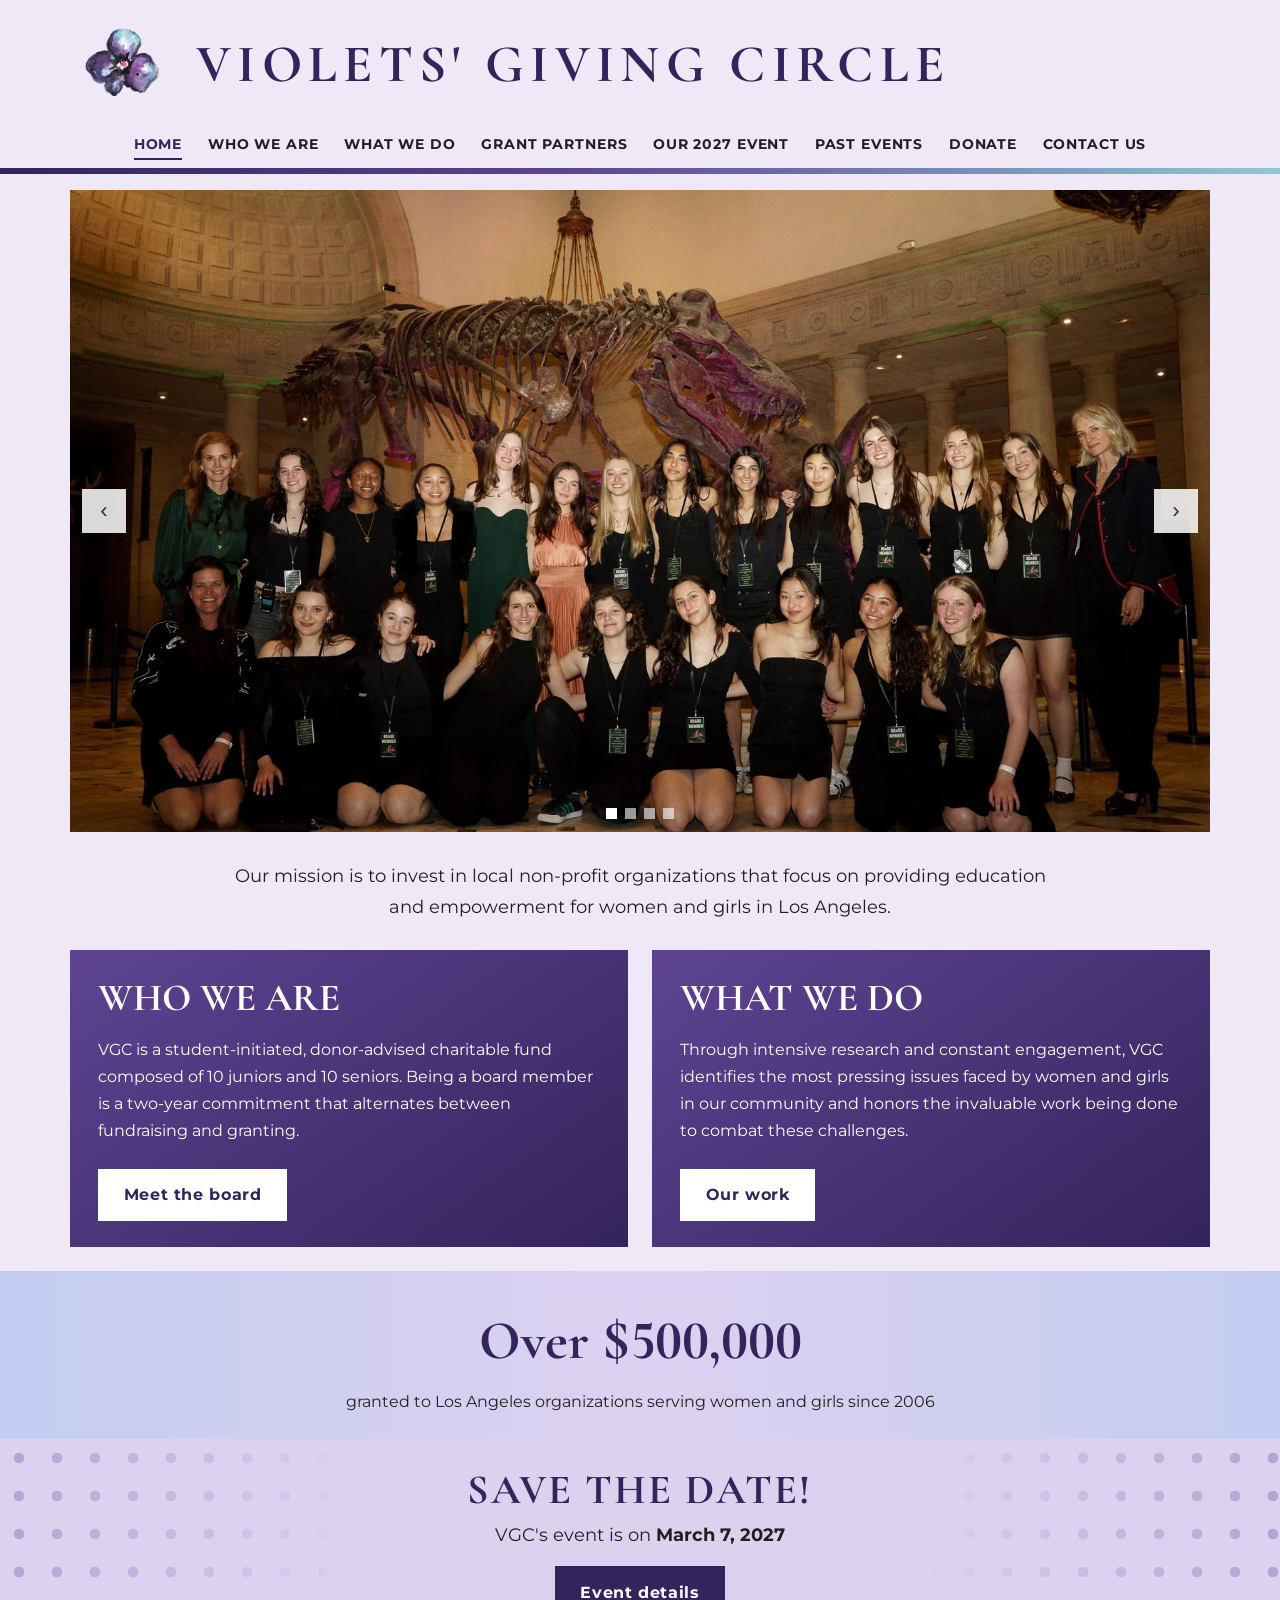
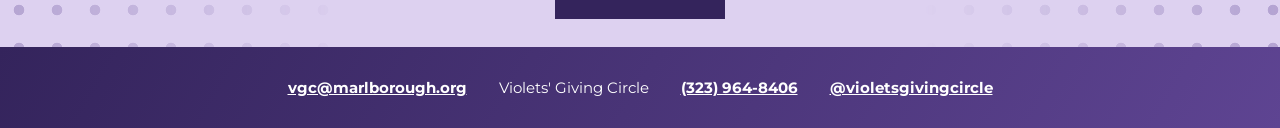
<file: index.html>
<!DOCTYPE html>
<html lang="en">
<head>
  <meta charset="utf-8">
  <meta name="viewport" content="width=device-width, initial-scale=1">
  <title>Violets' Giving Circle</title>
  <meta name="description" content="Violets' Giving Circle is a student-initiated, donor-advised charitable fund investing in education and empowerment for women and girls in Los Angeles.">
  <link rel="icon" href="images/logo-flower.png">
  <link rel="preconnect" href="https://fonts.googleapis.com">
  <link rel="preconnect" href="https://fonts.gstatic.com" crossorigin>
  <link href="https://fonts.googleapis.com/css2?family=Cormorant+Garamond:wght@600;700&family=Montserrat:ital,wght@0,400;0,500;0,600;0,700;1,400&display=swap" rel="stylesheet">
  <link rel="stylesheet" href="css/styles.css">
</head>
<body>
  <a class="skip-link" href="#main">Skip to content</a>

  <!-- ===== HEADER (same on every page - if you change it, change it in all 8 files) ===== -->
  <header class="site-header">
    <div class="container header-top">
      <a class="brand" href="index.html">
        <img class="brand-logo" src="images/logo-flower.png" alt="Violets' Giving Circle flower logo">
        <span class="brand-name">Violets' Giving Circle</span>
      </a>
      <button class="nav-toggle" aria-expanded="false" aria-controls="site-nav">Menu</button>
    </div>
    <nav id="site-nav" class="site-nav" aria-label="Main">
      <ul>
        <li><a href="index.html" aria-current="page">Home</a></li>
        <li><a href="who-we-are.html">Who We Are</a></li>
        <li><a href="what-we-do.html">What We Do</a></li>
        <li><a href="grant-partners.html">Grant Partners</a></li>
        <li><a href="our-event.html">Our 2027 Event</a></li>
        <li><a href="past-events.html">Past Events</a></li>
        <li><a href="donate.html">Donate</a></li>
        <li><a href="contact.html">Contact Us</a></li>
      </ul>
    </nav>
  </header>

  <main id="main">

    <!-- ===== PHOTO CAROUSEL =====
         To swap photos: replace images/slide-1.jpg ... slide-4.jpg with real photos
         (keep the same file names). To add a 5th photo, copy one <div class="carousel-slide"> block. -->
    <section class="container" aria-label="Photos">
      <div class="carousel">
        <div class="carousel-track">
          <div class="carousel-slide"><img src="images/slide-1.jpg" alt="Violets' Giving Circle students visiting a grant partner"></div>
          <div class="carousel-slide"><img src="images/slide-2.jpg" alt="Violets' Giving Circle students at an event"></div>
          <div class="carousel-slide"><img src="images/slide-3.jpg" alt="Violets' Giving Circle board members"></div>
          <div class="carousel-slide"><img src="images/slide-4.jpg" alt="Violets' Giving Circle community partners"></div>
        </div>
        <button class="carousel-btn prev" type="button" aria-label="Previous photo">&#8249;</button>
        <button class="carousel-btn next" type="button" aria-label="Next photo">&#8250;</button>
        <div class="carousel-dots"></div>
      </div>
    </section>

    <section class="section">
      <div class="container">
        <p class="lead">Our mission is to invest in local non-profit organizations that focus on providing education and empowerment for women and girls in Los Angeles.</p>
      </div>
    </section>

    <section class="container">
      <div class="card-row">
        <div class="panel">
          <h2>Who We Are</h2>
          <p>VGC is a student-initiated, donor-advised charitable fund composed of 10 juniors and 10 seniors. Being a board member is a two-year commitment that alternates between fundraising and granting.</p>
          <a class="btn" href="who-we-are.html">Meet the board</a>
        </div>
        <div class="panel">
          <h2>What We Do</h2>
          <p>Through intensive research and constant engagement, VGC identifies the most pressing issues faced by women and girls in our community and honors the invaluable work being done to combat these challenges.</p>
          <a class="btn" href="what-we-do.html">Our work</a>
        </div>
      </div>
    </section>

    <section class="stat">
      <div class="container">
        <strong>Over $500,000</strong>
        <span>granted to Los Angeles organizations serving women and girls since 2006</span>
        <!-- UPDATE THIS FIGURE after each granting cycle. The same total appears on what-we-do.html (step 6, Grant Funds). -->
      </div>
    </section>

    <section class="save-the-date">
      <div class="container">
        <h2>Save the Date!</h2>
        <p>VGC's event is on <strong>March 7, 2027</strong></p>
        <a class="btn" href="our-event.html">Event details</a>
      </div>
    </section>

  </main>

  <!-- ===== FOOTER (same on every page) ===== -->
  <footer class="site-footer">
    <div class="container footer-inner">
      <span><a href="mailto:vgc@marlborough.org">vgc@marlborough.org</a></span>
      <span>Violets' Giving Circle</span>
      <span><a href="tel:+13239648406">(323) 964-8406</a></span>
      <span><a href="https://www.instagram.com/violetsgivingcircle/">@violetsgivingcircle</a></span>
    </div>
  </footer>

  <script src="js/main.js"></script>
</body>
</html>
</file>
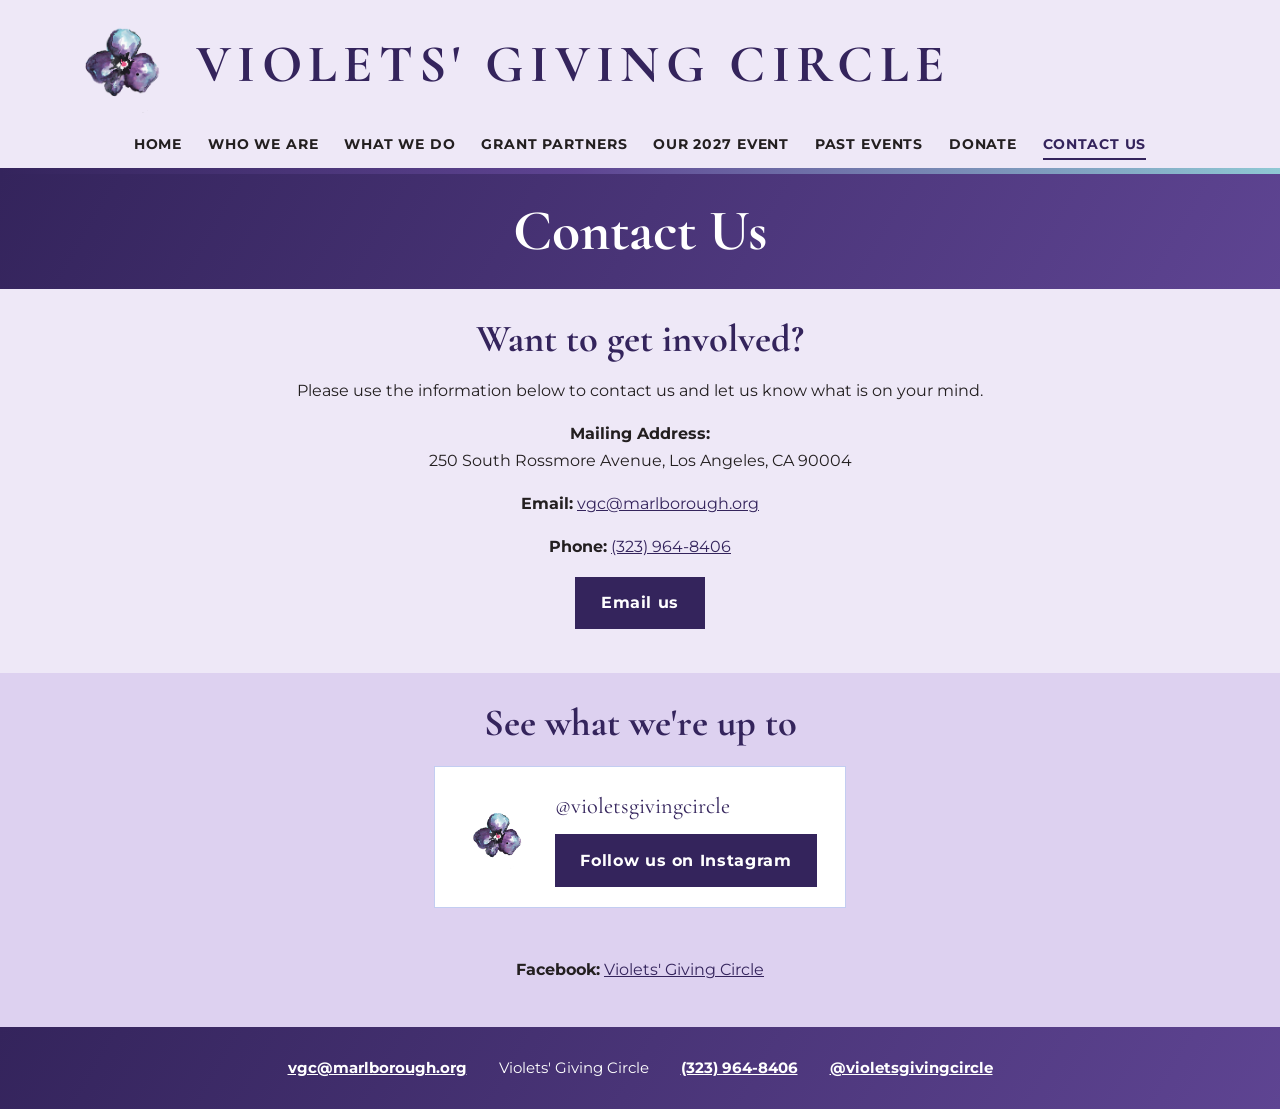
<file: contact.html>
<!DOCTYPE html>
<html lang="en">
<head>
  <meta charset="utf-8">
  <meta name="viewport" content="width=device-width, initial-scale=1">
  <title>Contact Us | Violets' Giving Circle</title>
  <meta name="description" content="Contact Violets' Giving Circle and follow us on Instagram.">
  <link rel="icon" href="images/logo-flower.png">
  <link rel="preconnect" href="https://fonts.googleapis.com">
  <link rel="preconnect" href="https://fonts.gstatic.com" crossorigin>
  <link href="https://fonts.googleapis.com/css2?family=Cormorant+Garamond:wght@600;700&family=Montserrat:ital,wght@0,400;0,500;0,600;0,700;1,400&display=swap" rel="stylesheet">
  <link rel="stylesheet" href="css/styles.css">
</head>
<body>
  <a class="skip-link" href="#main">Skip to content</a>

  <header class="site-header">
    <div class="container header-top">
      <a class="brand" href="index.html">
        <img class="brand-logo" src="images/logo-flower.png" alt="Violets' Giving Circle flower logo">
        <span class="brand-name">Violets' Giving Circle</span>
      </a>
      <button class="nav-toggle" aria-expanded="false" aria-controls="site-nav">Menu</button>
    </div>
    <nav id="site-nav" class="site-nav" aria-label="Main">
      <ul>
        <li><a href="index.html">Home</a></li>
        <li><a href="who-we-are.html">Who We Are</a></li>
        <li><a href="what-we-do.html">What We Do</a></li>
        <li><a href="grant-partners.html">Grant Partners</a></li>
        <li><a href="our-event.html">Our 2027 Event</a></li>
        <li><a href="past-events.html">Past Events</a></li>
        <li><a href="donate.html">Donate</a></li>
        <li><a href="contact.html" aria-current="page">Contact Us</a></li>
      </ul>
    </nav>
  </header>

  <main id="main">
    <div class="page-banner"><h1>Contact Us</h1></div>

    <!-- ===================== CONTACT INFO ===================== -->
    <section class="section">
      <div class="container text-narrow" style="text-align:center;">
        <h2>Want to get involved?</h2>
        <p>Please use the information below to contact us and let us know what is on your mind.</p>
        <p><strong>Mailing Address:</strong><br>250 South Rossmore Avenue, Los Angeles, CA 90004</p>
        <p><strong>Email:</strong> <a href="mailto:vgc@marlborough.org">vgc@marlborough.org</a></p>
        <p><strong>Phone:</strong> <a href="tel:+13239648406">(323) 964-8406</a></p>
        <p><a class="btn" href="mailto:vgc@marlborough.org">Email us</a></p>
      </div>
    </section>

    <!-- ===================== INSTAGRAM ===================== -->
    <section class="section" style="background: var(--lavender);">
      <div class="container" style="text-align:center;">
        <h2>See what we're up to</h2>

        <div class="insta-card">
          <img src="images/logo-flower.png" alt="" width="72" height="72">
          <div>
            <p class="insta-handle">@violetsgivingcircle</p>
            <a class="btn" href="https://www.instagram.com/violetsgivingcircle/" target="_blank" rel="noopener">Follow us on Instagram</a>
          </div>
        </div>

        <!-- ===== INSTAGRAM FEED (updates itself) =====
             This is the Behold widget for @violetsgivingcircle. New Instagram posts appear here automatically.
             To change how it looks (number of posts, layout), sign in at behold.so and edit the feed there.
             No change to this page is needed. If the feed ever stops showing, check the Behold dashboard
             first (the Instagram account must stay connected, and free plans have limits that can change). -->
        <div class="insta-feed">
          <behold-widget feed-id="yzUUJc6eEuiuwTd4PLFW"></behold-widget>
          <script>
            (() => {
              if(window.__bhldScript)return;window.__bhldScript=true;
              const d=document,s=d.createElement("script");s.type="module";
              s.src="https://w.behold.so/widget.js";setTimeout(()=>{d.head.append(s);},0);
            })();
          </script>
        </div>

        <p style="margin-top:1.5rem;"><strong>Facebook:</strong> <a href="https://www.facebook.com/profile.php?id=100066826507272" target="_blank" rel="noopener">Violets' Giving Circle</a></p>
      </div>
    </section>
  </main>

  <footer class="site-footer">
    <div class="container footer-inner">
      <span><a href="mailto:vgc@marlborough.org">vgc@marlborough.org</a></span>
      <span>Violets' Giving Circle</span>
      <span><a href="tel:+13239648406">(323) 964-8406</a></span>
      <span><a href="https://www.instagram.com/violetsgivingcircle/">@violetsgivingcircle</a></span>
    </div>
  </footer>

  <script src="js/main.js"></script>
</body>
</html>
</file>
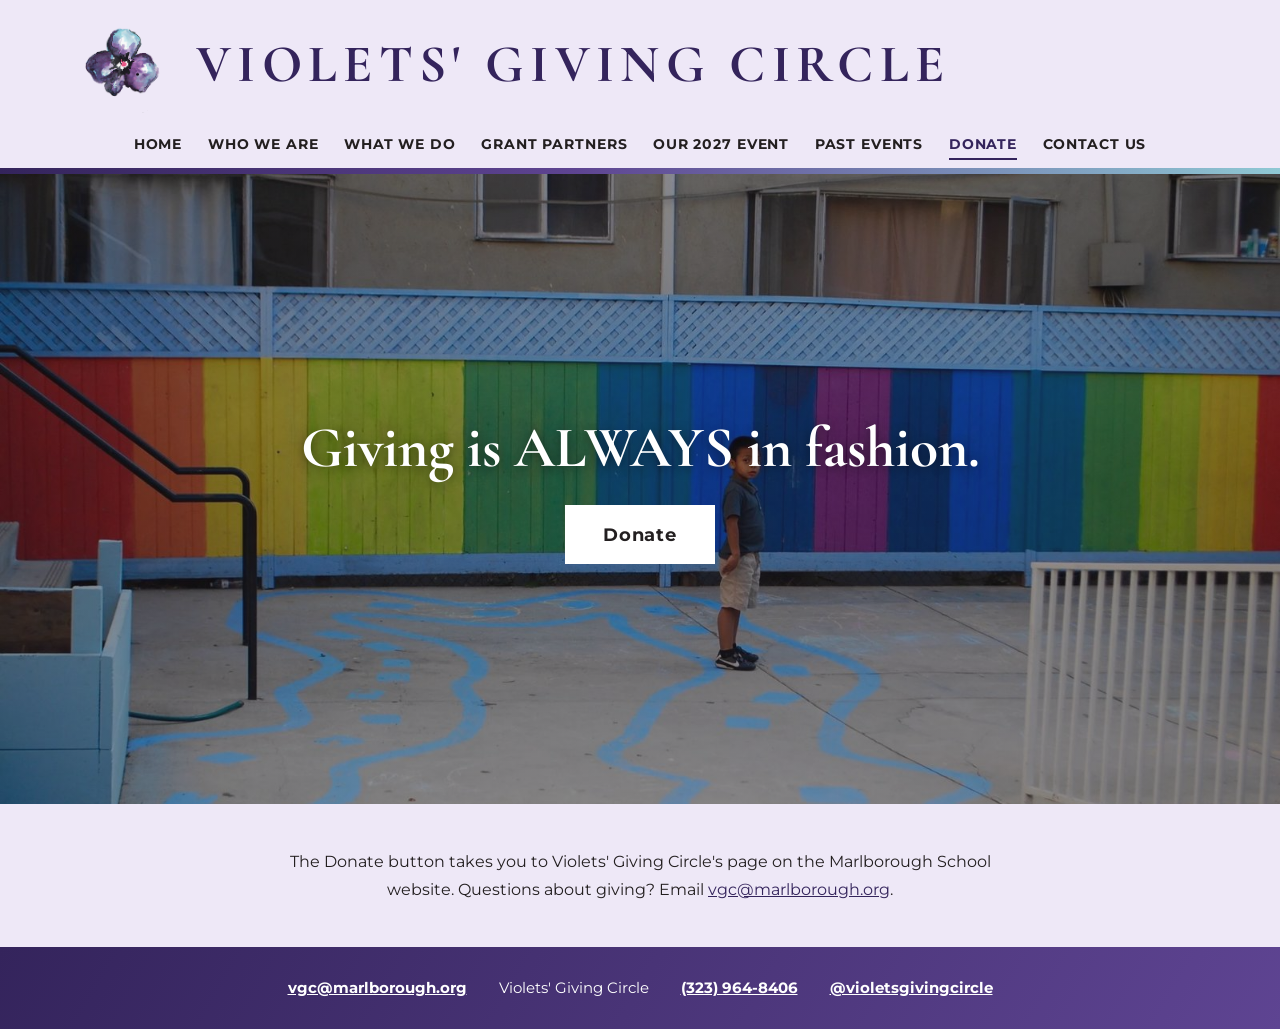
<file: donate.html>
<!DOCTYPE html>
<html lang="en">
<head>
  <meta charset="utf-8">
  <meta name="viewport" content="width=device-width, initial-scale=1">
  <title>Donate | Violets' Giving Circle</title>
  <meta name="description" content="Invest in Violets' Giving Circle and support education and empowerment for women and girls in Los Angeles.">
  <link rel="icon" href="images/logo-flower.png">
  <link rel="preconnect" href="https://fonts.googleapis.com">
  <link rel="preconnect" href="https://fonts.gstatic.com" crossorigin>
  <link href="https://fonts.googleapis.com/css2?family=Cormorant+Garamond:wght@600;700&family=Montserrat:ital,wght@0,400;0,500;0,600;0,700;1,400&display=swap" rel="stylesheet">
  <link rel="stylesheet" href="css/styles.css">
</head>
<body>
  <a class="skip-link" href="#main">Skip to content</a>

  <header class="site-header">
    <div class="container header-top">
      <a class="brand" href="index.html">
        <img class="brand-logo" src="images/logo-flower.png" alt="Violets' Giving Circle flower logo">
        <span class="brand-name">Violets' Giving Circle</span>
      </a>
      <button class="nav-toggle" aria-expanded="false" aria-controls="site-nav">Menu</button>
    </div>
    <nav id="site-nav" class="site-nav" aria-label="Main">
      <ul>
        <li><a href="index.html">Home</a></li>
        <li><a href="who-we-are.html">Who We Are</a></li>
        <li><a href="what-we-do.html">What We Do</a></li>
        <li><a href="grant-partners.html">Grant Partners</a></li>
        <li><a href="our-event.html">Our 2027 Event</a></li>
        <li><a href="past-events.html">Past Events</a></li>
        <li><a href="donate.html" aria-current="page">Donate</a></li>
        <li><a href="contact.html">Contact Us</a></li>
      </ul>
    </nav>
  </header>

  <main id="main">
    <!-- To swap the background photo: replace images/donate-hero.jpg (keep the same file name).
         To change where the button goes: edit the href below. -->
    <section class="donate-hero">
      <div class="donate-hero-inner">
        <h1>Giving is ALWAYS in fashion.</h1>
        <a class="btn btn-light" href="https://www.marlborough.org/violets-giving-circle" target="_blank" rel="noopener">Donate</a>
      </div>
    </section>

    <section class="section">
      <div class="container text-narrow" style="text-align:center;">
        <p>The Donate button takes you to Violets' Giving Circle's page on the Marlborough School website. Questions about giving? Email <a href="mailto:vgc@marlborough.org">vgc@marlborough.org</a>.</p>
      </div>
    </section>
  </main>

  <footer class="site-footer">
    <div class="container footer-inner">
      <span><a href="mailto:vgc@marlborough.org">vgc@marlborough.org</a></span>
      <span>Violets' Giving Circle</span>
      <span><a href="tel:+13239648406">(323) 964-8406</a></span>
      <span><a href="https://www.instagram.com/violetsgivingcircle/">@violetsgivingcircle</a></span>
    </div>
  </footer>

  <script src="js/main.js"></script>
</body>
</html>
</file>
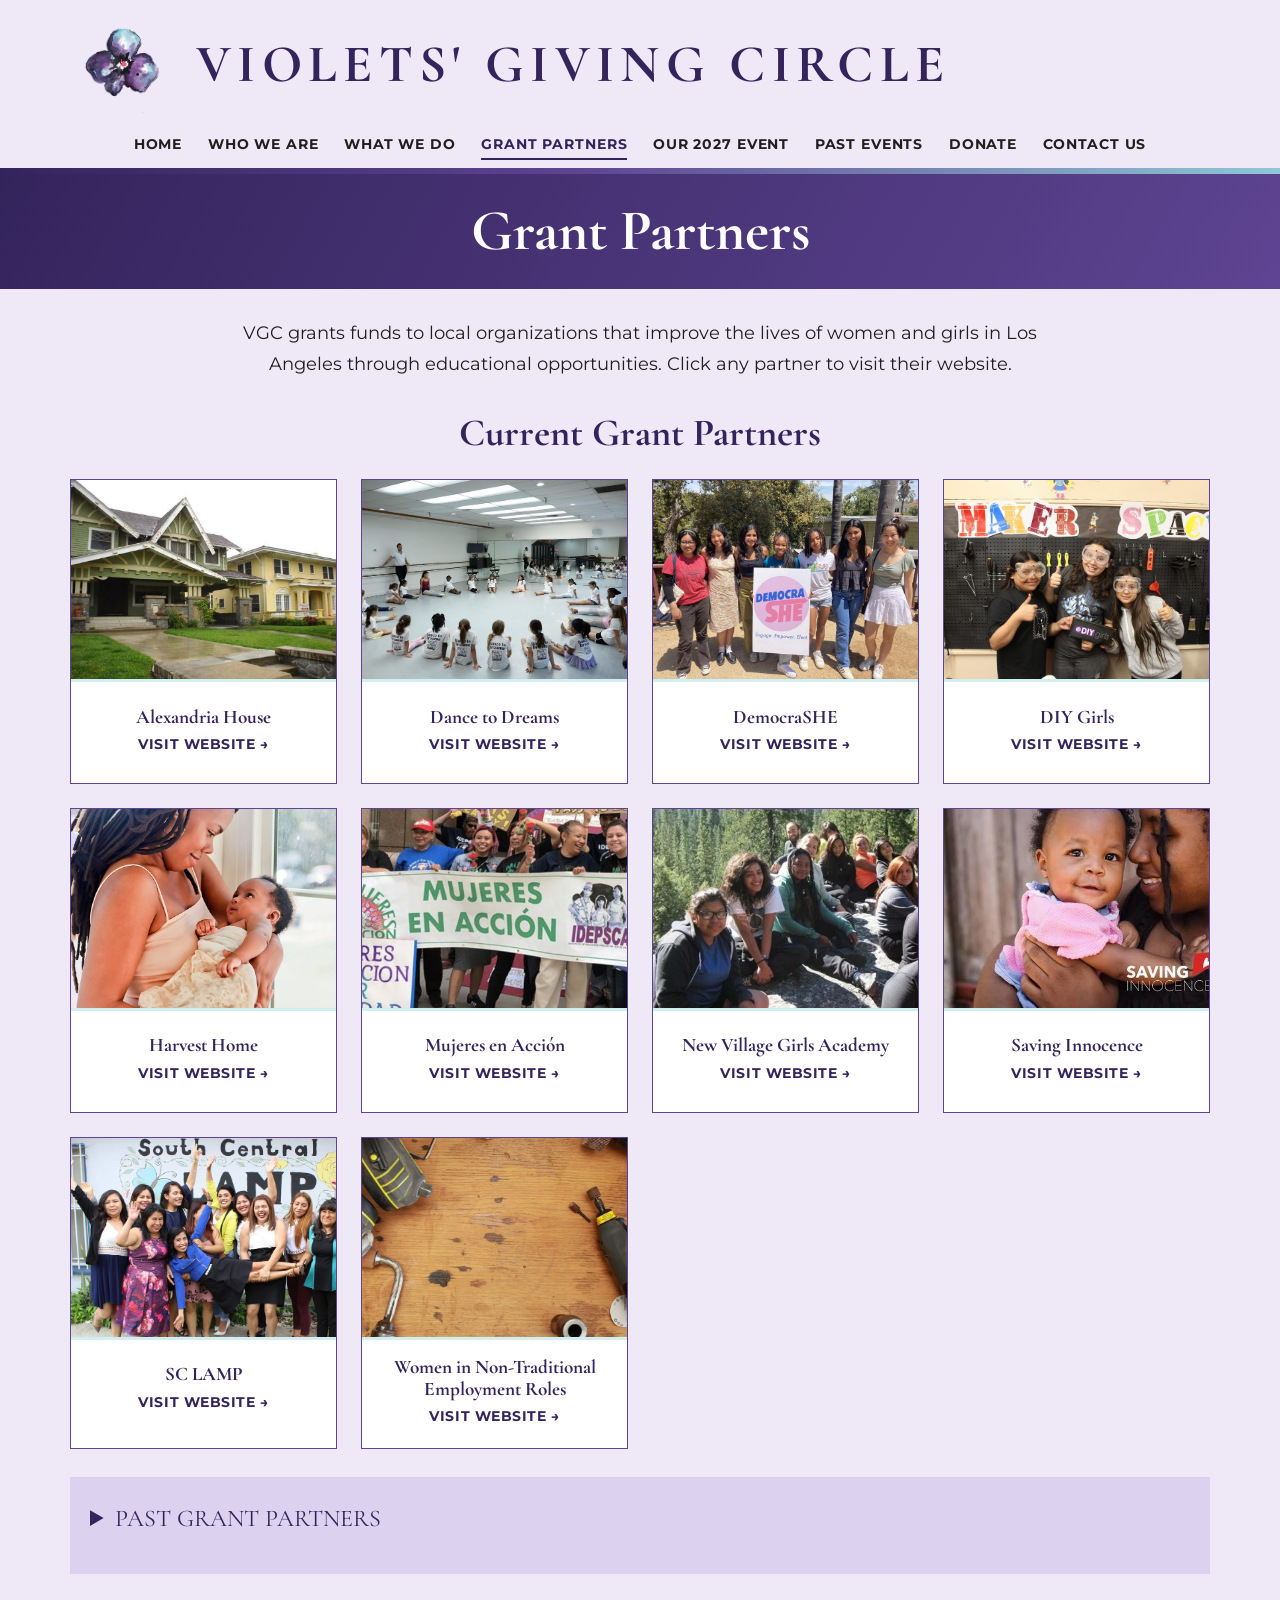
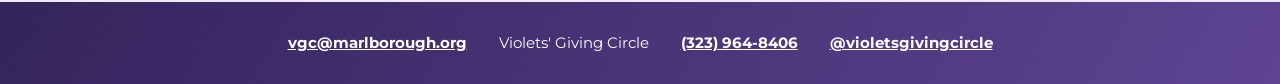
<file: grant-partners.html>
<!DOCTYPE html>
<html lang="en">
<head>
  <meta charset="utf-8">
  <meta name="viewport" content="width=device-width, initial-scale=1">
  <title>Grant Partners | Violets' Giving Circle</title>
  <meta name="description" content="The Los Angeles non-profit organizations supported by Violets' Giving Circle.">
  <link rel="icon" href="images/logo-flower.png">
  <link rel="preconnect" href="https://fonts.googleapis.com">
  <link rel="preconnect" href="https://fonts.gstatic.com" crossorigin>
  <link href="https://fonts.googleapis.com/css2?family=Cormorant+Garamond:wght@600;700&family=Montserrat:ital,wght@0,400;0,500;0,600;0,700;1,400&display=swap" rel="stylesheet">
  <link rel="stylesheet" href="css/styles.css">
</head>
<body>
  <a class="skip-link" href="#main">Skip to content</a>

  <header class="site-header">
    <div class="container header-top">
      <a class="brand" href="index.html">
        <img class="brand-logo" src="images/logo-flower.png" alt="Violets' Giving Circle flower logo">
        <span class="brand-name">Violets' Giving Circle</span>
      </a>
      <button class="nav-toggle" aria-expanded="false" aria-controls="site-nav">Menu</button>
    </div>
    <nav id="site-nav" class="site-nav" aria-label="Main">
      <ul>
        <li><a href="index.html">Home</a></li>
        <li><a href="who-we-are.html">Who We Are</a></li>
        <li><a href="what-we-do.html">What We Do</a></li>
        <li><a href="grant-partners.html" aria-current="page">Grant Partners</a></li>
        <li><a href="our-event.html">Our 2027 Event</a></li>
        <li><a href="past-events.html">Past Events</a></li>
        <li><a href="donate.html">Donate</a></li>
        <li><a href="contact.html">Contact Us</a></li>
      </ul>
    </nav>
  </header>

  <main id="main">
    <div class="page-banner"><h1>Grant Partners</h1></div>

    <section class="section">
      <div class="container">
        <p class="lead">VGC grants funds to local organizations that improve the lives of women and girls in Los Angeles through educational opportunities. Click any partner to visit their website.</p>

        <!-- ===================== CURRENT GRANT PARTNERS =====================
             Every card is the same size automatically.
             TO ADD A PARTNER: copy one <a class="partner-card"> block, then change the link, the name,
             and the photo file name. Photos go in images/partners/ (same name as in the src below).
             If a photo is missing, the card shows the flower tile instead, so nothing breaks.
             Cards without a link are plain <div class="partner-card"> blocks. To add a link later, change
             <div> to <a class="partner-card" href="..." target="_blank" rel="noopener"> (and the closing tag to </a>)
             and add the "Visit website" line like the cards around it. -->
        <h2 style="text-align:center; margin-top:2rem;">Current Grant Partners</h2>
        <div class="partner-grid" style="margin-top:1.5rem;">

          <a class="partner-card" href="https://www.alexandriahouse.org" target="_blank" rel="noopener">
            <div class="partner-photo"><img src="images/partners/alexandria-house.jpg" alt="" loading="lazy" onerror="this.remove()"></div>
            <div class="partner-info"><h3>Alexandria House</h3><span class="partner-link">Visit website &rarr;</span></div>
          </a>

          <a class="partner-card" href="https://westsideballet.com/the-company/dancetodreams/" target="_blank" rel="noopener">
            <div class="partner-photo"><img src="images/partners/dance-to-dreams.jpg" alt="" loading="lazy" onerror="this.remove()"></div>
            <div class="partner-info"><h3>Dance to Dreams</h3><span class="partner-link">Visit website &rarr;</span></div>
          </a>

          <a class="partner-card" href="https://www.democrashe.org" target="_blank" rel="noopener">
            <div class="partner-photo"><img src="images/partners/democrashe.jpg" alt="" loading="lazy" onerror="this.remove()"></div>
            <div class="partner-info"><h3>DemocraSHE</h3><span class="partner-link">Visit website &rarr;</span></div>
          </a>

          <a class="partner-card" href="https://www.diygirls.org" target="_blank" rel="noopener">
            <div class="partner-photo"><img src="images/partners/diy-girls.jpg" alt="" loading="lazy" onerror="this.remove()"></div>
            <div class="partner-info"><h3>DIY Girls</h3><span class="partner-link">Visit website &rarr;</span></div>
          </a>

          <!-- NOTE: the website is for "Harvest Home" (harvesthomela.org). The list said "Harvest House" - confirm the name. -->
          <a class="partner-card" href="https://www.harvesthomela.org/" target="_blank" rel="noopener">
            <div class="partner-photo"><img src="images/partners/harvest-home.jpg" alt="" loading="lazy" onerror="this.remove()"></div>
            <div class="partner-info"><h3>Harvest Home</h3><span class="partner-link">Visit website &rarr;</span></div>
          </a>

          <a class="partner-card" href="https://mujeresenaccion831.org/es/" target="_blank" rel="noopener">
            <div class="partner-photo"><img src="images/partners/mujeres-en-accion.jpg" alt="" loading="lazy" onerror="this.remove()"></div>
            <div class="partner-info"><h3>Mujeres en Acci&oacute;n</h3><span class="partner-link">Visit website &rarr;</span></div>
          </a>

          <a class="partner-card" href="https://www.newvillagegirlsacademy.org" target="_blank" rel="noopener">
            <div class="partner-photo"><img src="images/partners/new-village.jpg" alt="" loading="lazy" onerror="this.remove()"></div>
            <div class="partner-info"><h3>New Village Girls Academy</h3><span class="partner-link">Visit website &rarr;</span></div>
          </a>

          <a class="partner-card" href="https://savinginnocence.org" target="_blank" rel="noopener">
            <div class="partner-photo"><img src="images/partners/saving-innocence.jpg" alt="" loading="lazy" onerror="this.remove()"></div>
            <div class="partner-info"><h3>Saving Innocence</h3><span class="partner-link">Visit website &rarr;</span></div>
          </a>

          <a class="partner-card" href="https://www.southcentrallamp.org/" target="_blank" rel="noopener">
            <div class="partner-photo"><img src="images/partners/sc-lamp.jpg" alt="" loading="lazy" onerror="this.remove()"></div>
            <div class="partner-info"><h3>SC LAMP</h3><span class="partner-link">Visit website &rarr;</span></div>
          </a>

          <a class="partner-card" href="https://www.winterwomen.org" target="_blank" rel="noopener">
            <div class="partner-photo"><img src="images/partners/winter.jpg" alt="" loading="lazy" onerror="this.remove()"></div>
            <div class="partner-info"><h3>Women in Non-Traditional Employment Roles</h3><span class="partner-link">Visit website &rarr;</span></div>
          </a>

        </div>
      </div>
    </section>

    <!-- ===================== PAST GRANT PARTNERS (collapsed by default) =====================
         Click "Past Grant Partners" to open. When a partner is no longer current, move its card here.
         To make this section start OPEN, change <details class="collapse-box"> to <details class="collapse-box" open>. -->
    <section class="section" style="padding-top:0;">
      <div class="container">
        <details class="collapse-box">
          <summary>Past Grant Partners</summary>
          <div class="partner-grid" style="margin-top:0.5rem;">

            <a class="partner-card" href="https://aviva.org/" target="_blank" rel="noopener">
              <div class="partner-photo"><img src="images/partners/aviva.jpg" alt="" loading="lazy" onerror="this.remove()"></div>
              <div class="partner-info"><h3>Aviva Family and Children's Services</h3><span class="partner-link">Visit website &rarr;</span></div>
            </a>

            <a class="partner-card" href="https://www.castla.org" target="_blank" rel="noopener">
              <div class="partner-photo"><img src="images/partners/cast-la.jpg" alt="" loading="lazy" onerror="this.remove()"></div>
              <div class="partner-info"><h3>CAST LA</h3><span class="partner-link">Visit website &rarr;</span></div>
            </a>

            <a class="partner-card" href="https://foundationforwomenwarriors.org" target="_blank" rel="noopener">
              <div class="partner-photo"><img src="images/partners/women-warriors.jpg" alt="" loading="lazy" onerror="this.remove()"></div>
              <div class="partner-info"><h3>Foundation for Women Warriors</h3><span class="partner-link">Visit website &rarr;</span></div>
            </a>

            <a class="partner-card" href="https://homeboyindustries.org/social-enterprises/cafe/" target="_blank" rel="noopener">
              <div class="partner-photo"><img src="images/partners/homegirl-cafe.jpg" alt="" loading="lazy" onerror="this.remove()"></div>
              <div class="partner-info"><h3>Homegirl Caf&eacute;</h3><span class="partner-link">Visit website &rarr;</span></div>
            </a>

            <a class="partner-card" href="https://juniorhighlosangeles.com" target="_blank" rel="noopener">
              <div class="partner-photo"><img src="images/partners/junior-high.jpg" alt="" loading="lazy" onerror="this.remove()"></div>
              <div class="partner-info"><h3>Junior High</h3><span class="partner-link">Visit website &rarr;</span></div>
            </a>

            <a class="partner-card" href="https://lasfotosproject.org" target="_blank" rel="noopener">
              <div class="partner-photo"><img src="images/partners/las-fotos.jpg" alt="" loading="lazy" onerror="this.remove()"></div>
              <div class="partner-info"><h3>Las Fotos Project</h3><span class="partner-link">Visit website &rarr;</span></div>
            </a>

            <a class="partner-card" href="https://www.moste.org/" target="_blank" rel="noopener">
              <div class="partner-photo"><img src="images/partners/moste.jpg" alt="" loading="lazy" onerror="this.remove()"></div>
              <div class="partner-info"><h3>MOSTE</h3><span class="partner-link">Visit website &rarr;</span></div>
            </a>

            <a class="partner-card" href="https://www.reachla.info/" target="_blank" rel="noopener">
              <div class="partner-photo"><img src="images/partners/reach-la.jpg" alt="" loading="lazy" onerror="this.remove()"></div>
              <div class="partner-info"><h3>REACH LA</h3><span class="partner-link">Visit website &rarr;</span></div>
            </a>

            <a class="partner-card" href="https://www.swanwithin.org" target="_blank" rel="noopener">
              <div class="partner-photo"><img src="images/partners/swan-within.jpg" alt="" loading="lazy" onerror="this.remove()"></div>
              <div class="partner-info"><h3>Swan Within</h3><span class="partner-link">Visit website &rarr;</span></div>
            </a>

            <a class="partner-card" href="https://www.writegirl.org" target="_blank" rel="noopener">
              <div class="partner-photo"><img src="images/partners/writegirl.jpg" alt="" loading="lazy" onerror="this.remove()"></div>
              <div class="partner-info"><h3>WriteGirl</h3><span class="partner-link">Visit website &rarr;</span></div>
            </a>

            <a class="partner-card" href="https://www.yesscholars.org" target="_blank" rel="noopener">
              <div class="partner-photo"><img src="images/partners/yes-scholars.jpg" alt="" loading="lazy" onerror="this.remove()"></div>
              <div class="partner-info"><h3>YES Scholars</h3><span class="partner-link">Visit website &rarr;</span></div>
            </a>

          </div>
        </details>
      </div>
    </section>
  </main>

  <footer class="site-footer">
    <div class="container footer-inner">
      <span><a href="mailto:vgc@marlborough.org">vgc@marlborough.org</a></span>
      <span>Violets' Giving Circle</span>
      <span><a href="tel:+13239648406">(323) 964-8406</a></span>
      <span><a href="https://www.instagram.com/violetsgivingcircle/">@violetsgivingcircle</a></span>
    </div>
  </footer>

  <script src="js/main.js"></script>
</body>
</html>
</file>
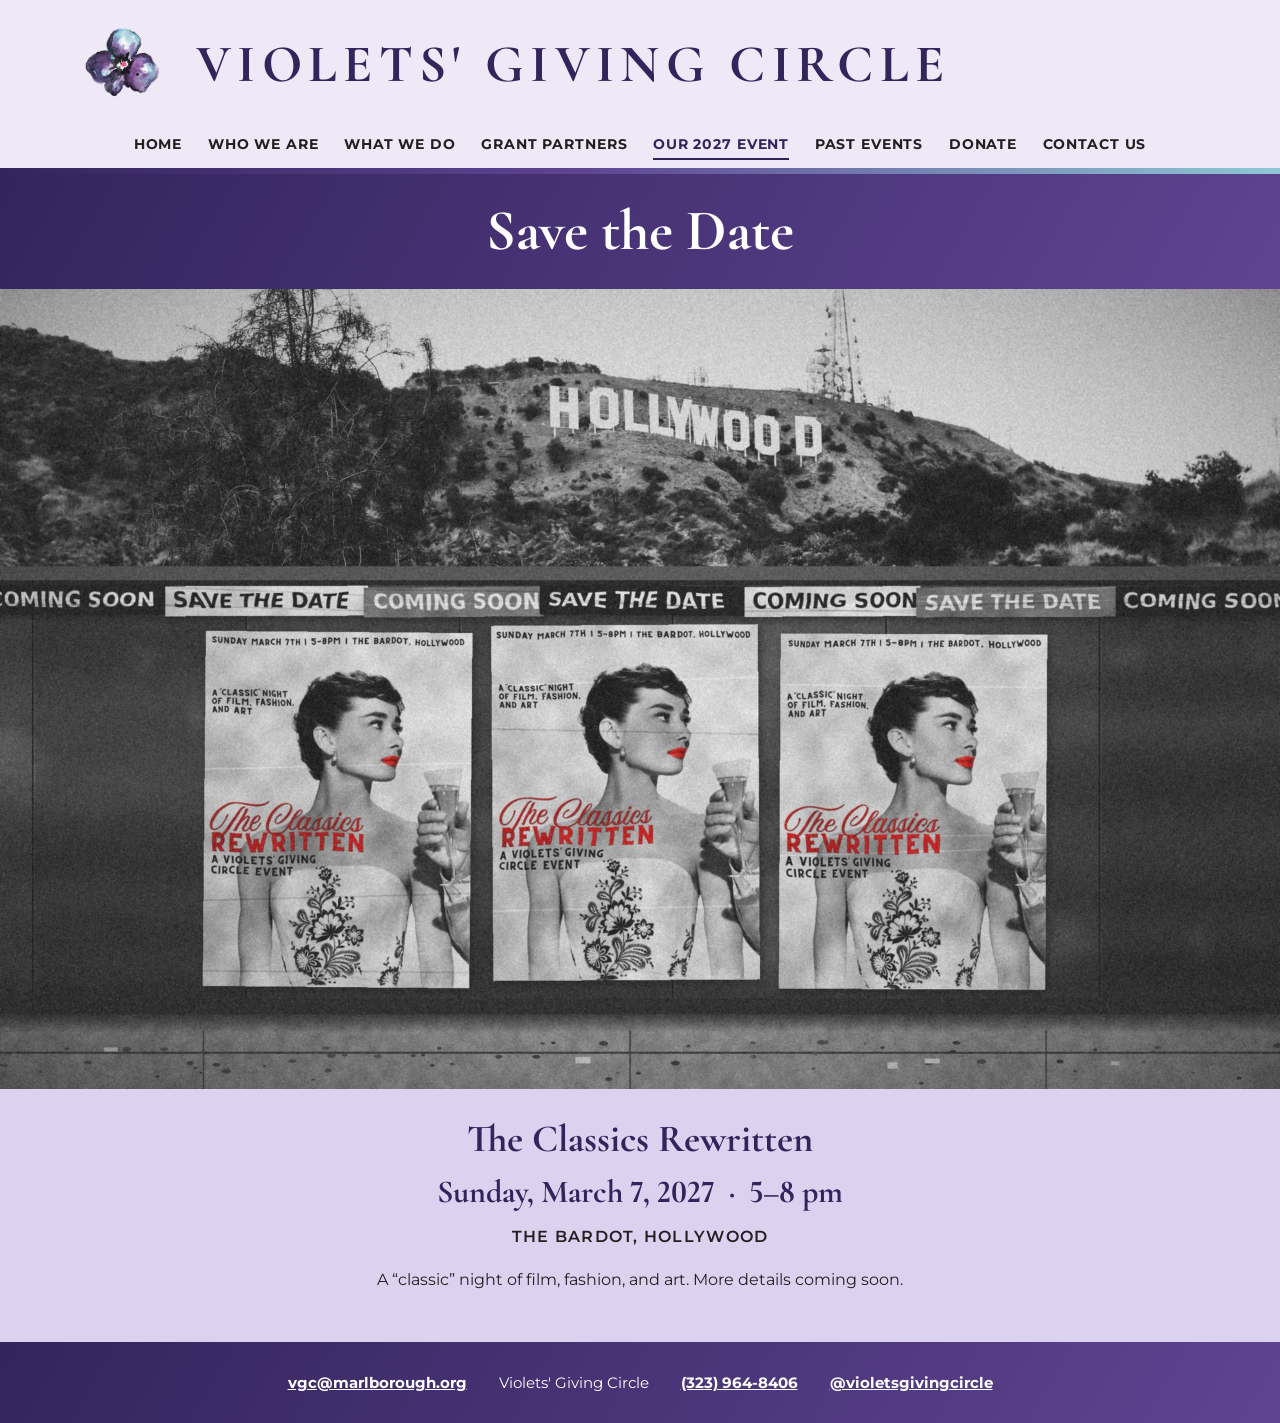
<file: our-event.html>
<!DOCTYPE html>
<html lang="en">
<head>
  <meta charset="utf-8">
  <meta name="viewport" content="width=device-width, initial-scale=1">
  <title>Our 2027 Event | Violets' Giving Circle</title>
  <meta name="description" content="Details for the 2027 Violets' Giving Circle event, March 7, 2027.">
  <link rel="icon" href="images/logo-flower.png">
  <link rel="preconnect" href="https://fonts.googleapis.com">
  <link rel="preconnect" href="https://fonts.gstatic.com" crossorigin>
  <link href="https://fonts.googleapis.com/css2?family=Cormorant+Garamond:wght@600;700&family=Montserrat:ital,wght@0,400;0,500;0,600;0,700;1,400&display=swap" rel="stylesheet">
  <link rel="stylesheet" href="css/styles.css">
</head>
<body>
  <a class="skip-link" href="#main">Skip to content</a>

  <header class="site-header">
    <div class="container header-top">
      <a class="brand" href="index.html">
        <img class="brand-logo" src="images/logo-flower.png" alt="Violets' Giving Circle flower logo">
        <span class="brand-name">Violets' Giving Circle</span>
      </a>
      <button class="nav-toggle" aria-expanded="false" aria-controls="site-nav">Menu</button>
    </div>
    <nav id="site-nav" class="site-nav" aria-label="Main">
      <ul>
        <li><a href="index.html">Home</a></li>
        <li><a href="who-we-are.html">Who We Are</a></li>
        <li><a href="what-we-do.html">What We Do</a></li>
        <li><a href="grant-partners.html">Grant Partners</a></li>
        <li><a href="our-event.html" aria-current="page">Our 2027 Event</a></li>
        <li><a href="past-events.html">Past Events</a></li>
        <li><a href="donate.html">Donate</a></li>
        <li><a href="contact.html">Contact Us</a></li>
      </ul>
    </nav>
  </header>

  <main id="main">
    <div class="page-banner"><h1>Save the Date</h1></div>

    <section class="event-hero">
      <img src="images/event-scene.jpg" alt="Black-and-white street scene: the Hollywood sign above a plywood wall covered in posters for The Classics Rewritten, Sunday March 7, 2027">
    </section>

    <section class="event-details">
      <div class="container">
        <h2>The Classics Rewritten</h2>
        <p class="event-when">Sunday, March 7, 2027 &nbsp;&middot;&nbsp; 5&ndash;8 pm</p>
        <p class="event-where">The Bardot, Hollywood</p>
        <p>A &ldquo;classic&rdquo; night of film, fashion, and art. More details coming soon.</p>
      </div>
    </section>

    <!-- This page is intentionally mostly blank for now.
         When details are ready, add them below (theme, venue, time, tickets, sponsorship, photos).
         A good way: ask Claude, "Add the 2027 event details to our-event.html: ..." -->
  </main>

  <footer class="site-footer">
    <div class="container footer-inner">
      <span><a href="mailto:vgc@marlborough.org">vgc@marlborough.org</a></span>
      <span>Violets' Giving Circle</span>
      <span><a href="tel:+13239648406">(323) 964-8406</a></span>
      <span><a href="https://www.instagram.com/violetsgivingcircle/">@violetsgivingcircle</a></span>
    </div>
  </footer>

  <script src="js/main.js"></script>
</body>
</html>
</file>
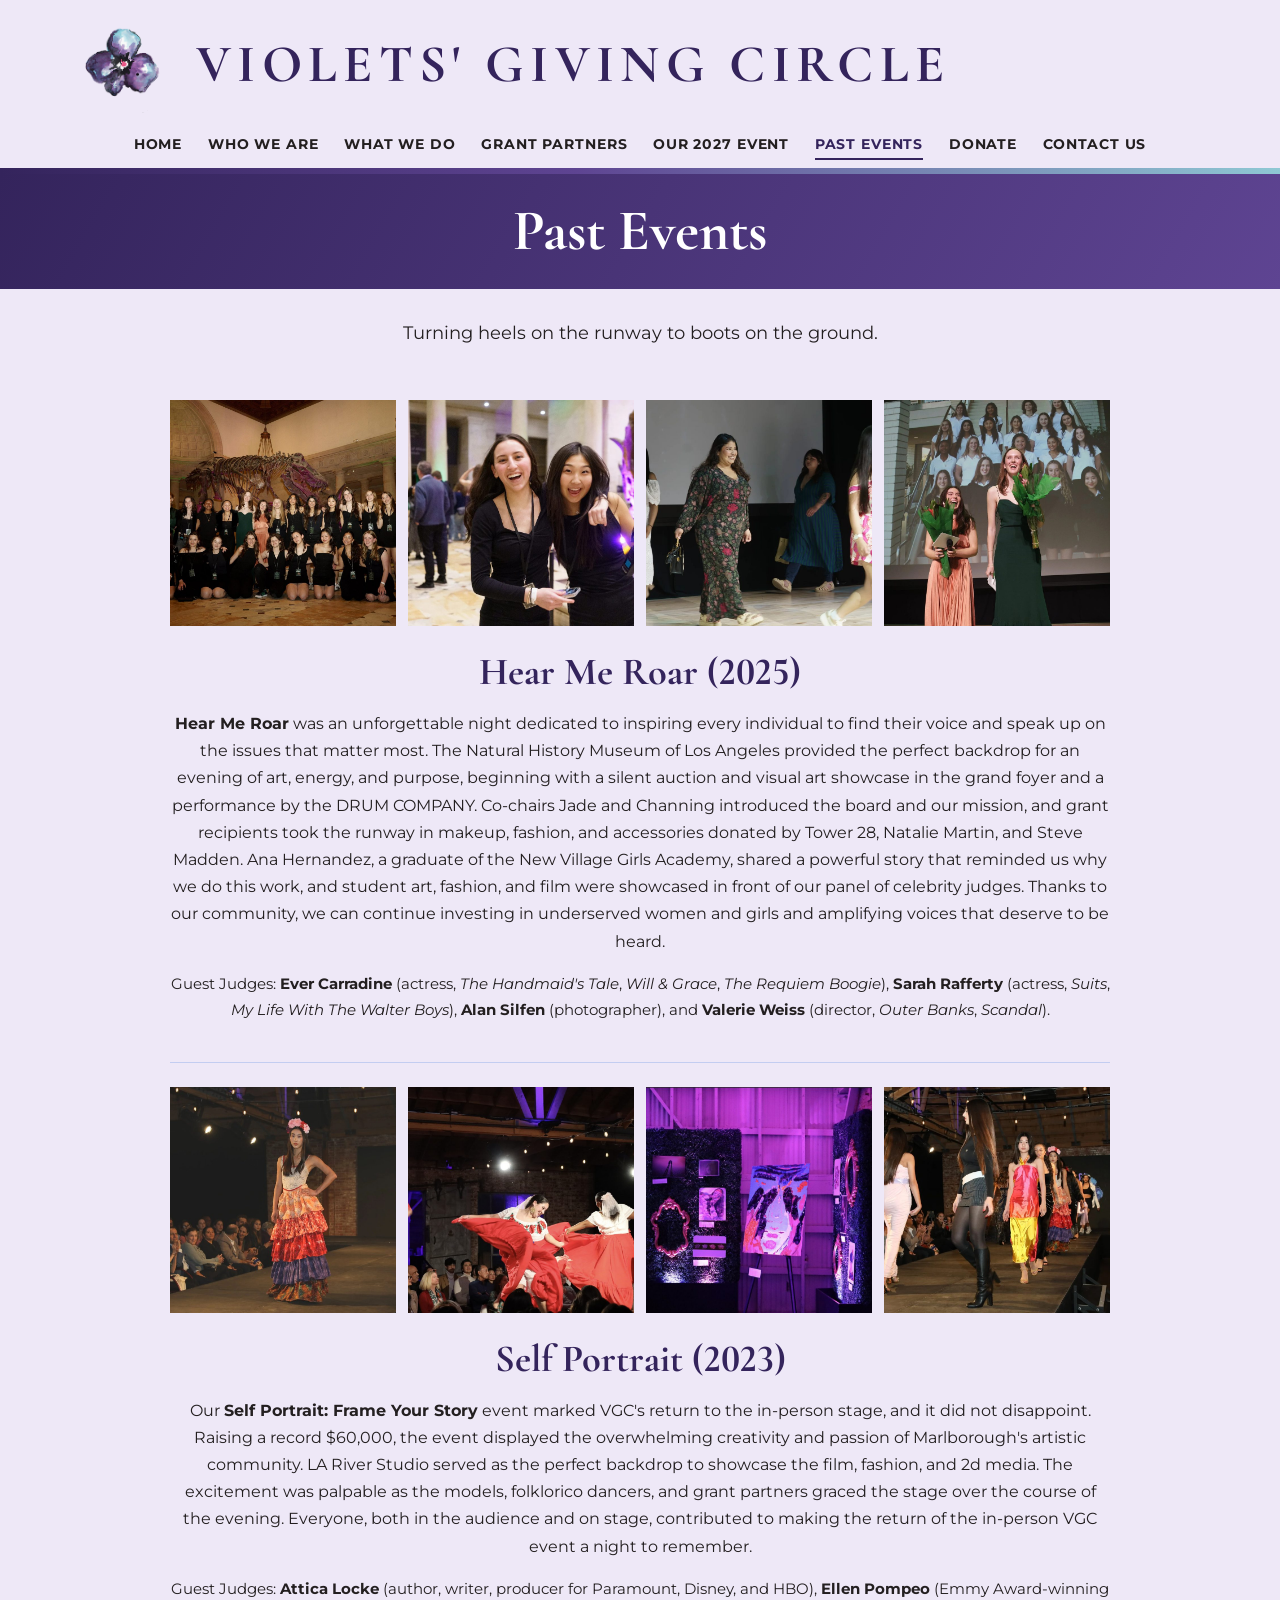
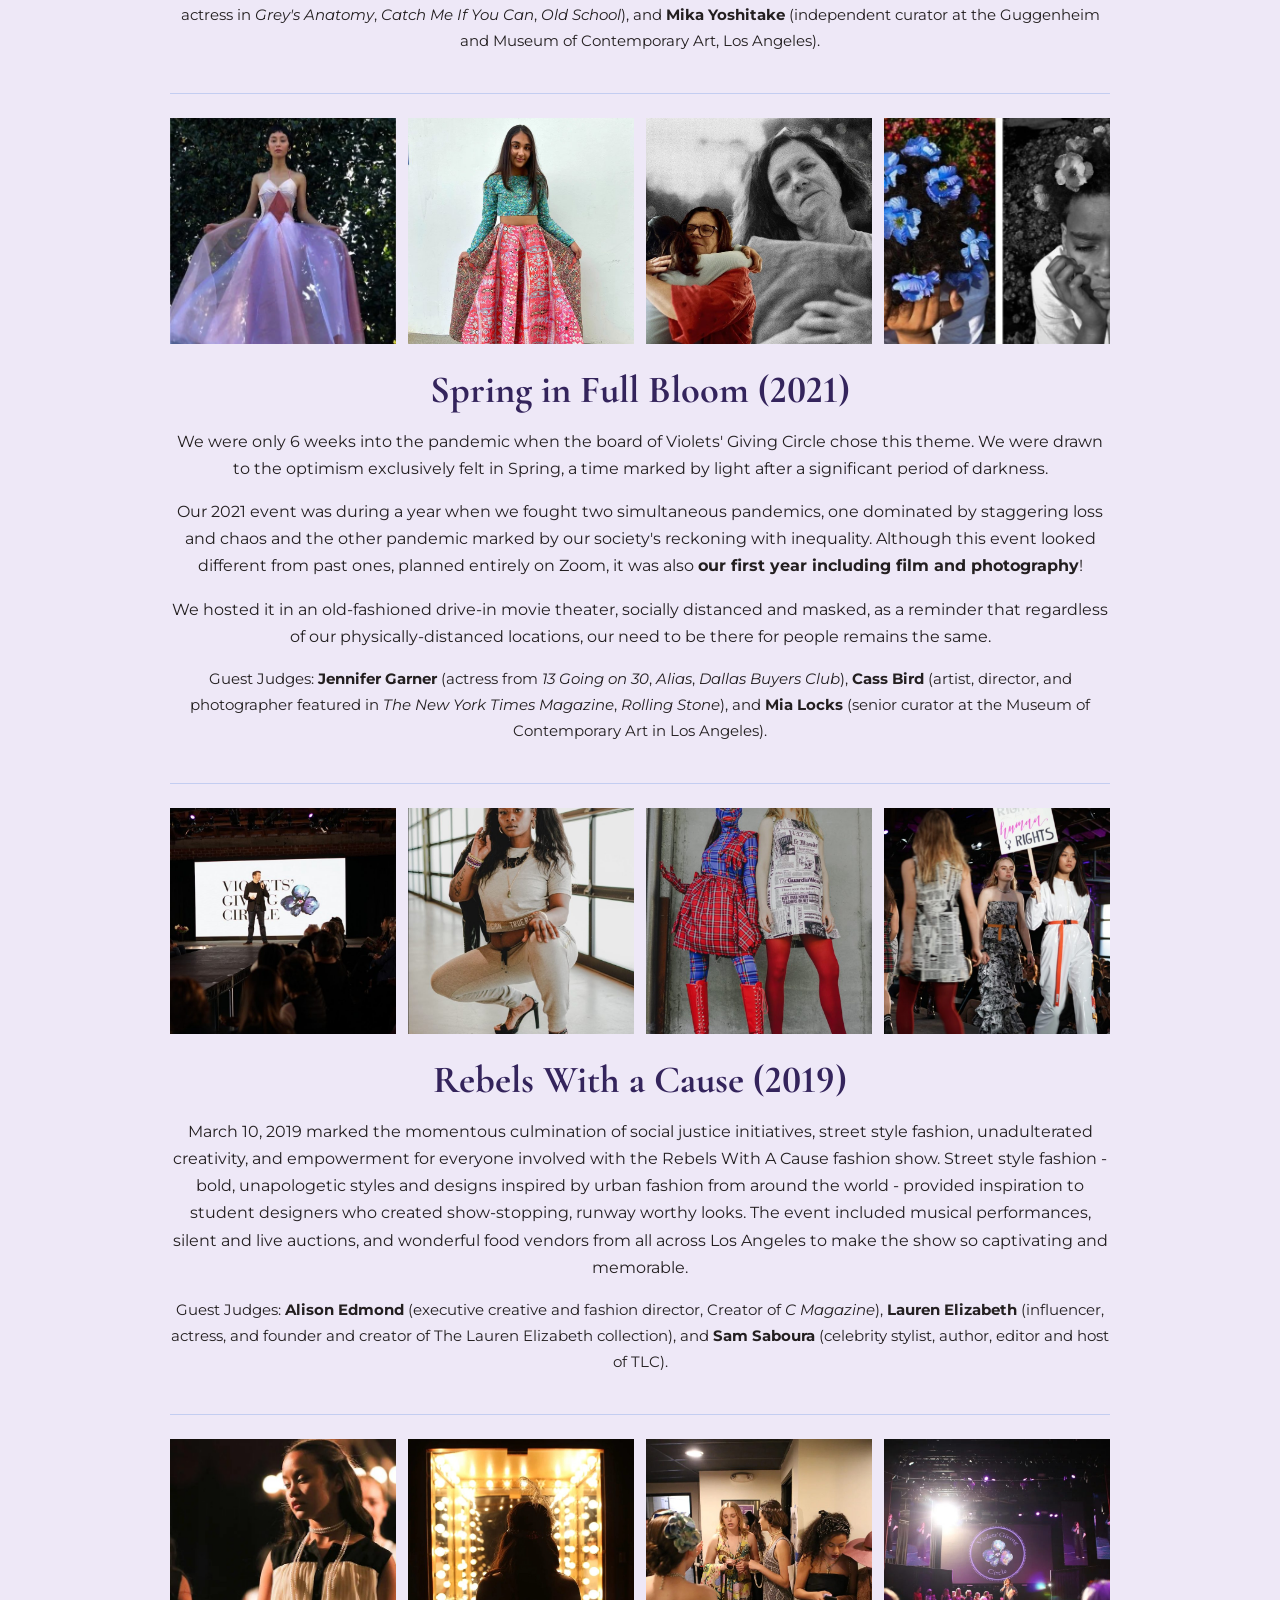
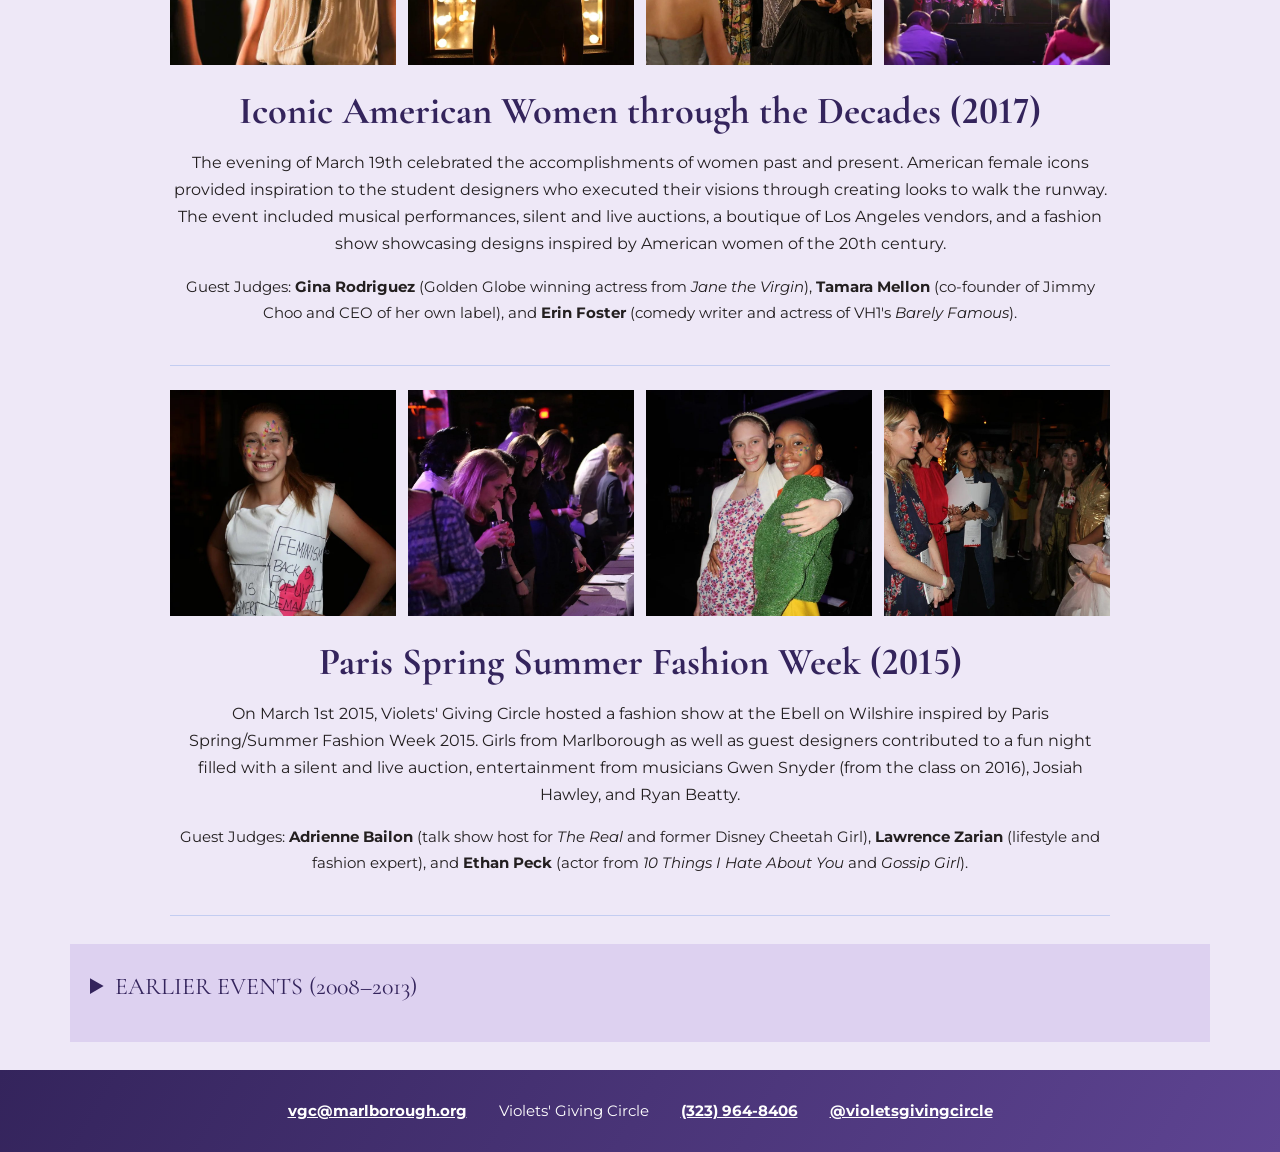
<file: past-events.html>
<!DOCTYPE html>
<html lang="en">
<head>
  <meta charset="utf-8">
  <meta name="viewport" content="width=device-width, initial-scale=1">
  <title>Past Events | Violets' Giving Circle</title>
  <meta name="description" content="A look back at past Violets' Giving Circle fundraising events, from 2008 to 2025.">
  <link rel="icon" href="images/logo-flower.png">
  <link rel="preconnect" href="https://fonts.googleapis.com">
  <link rel="preconnect" href="https://fonts.gstatic.com" crossorigin>
  <link href="https://fonts.googleapis.com/css2?family=Cormorant+Garamond:wght@600;700&family=Montserrat:ital,wght@0,400;0,500;0,600;0,700;1,400&display=swap" rel="stylesheet">
  <link rel="stylesheet" href="css/styles.css">
</head>
<body>
  <a class="skip-link" href="#main">Skip to content</a>

  <header class="site-header">
    <div class="container header-top">
      <a class="brand" href="index.html">
        <img class="brand-logo" src="images/logo-flower.png" alt="Violets' Giving Circle flower logo">
        <span class="brand-name">Violets' Giving Circle</span>
      </a>
      <button class="nav-toggle" aria-expanded="false" aria-controls="site-nav">Menu</button>
    </div>
    <nav id="site-nav" class="site-nav" aria-label="Main">
      <ul>
        <li><a href="index.html">Home</a></li>
        <li><a href="who-we-are.html">Who We Are</a></li>
        <li><a href="what-we-do.html">What We Do</a></li>
        <li><a href="grant-partners.html">Grant Partners</a></li>
        <li><a href="our-event.html">Our 2027 Event</a></li>
        <li><a href="past-events.html" aria-current="page">Past Events</a></li>
        <li><a href="donate.html">Donate</a></li>
        <li><a href="contact.html">Contact Us</a></li>
      </ul>
    </nav>
  </header>

  <main id="main">
    <div class="page-banner"><h1>Past Events</h1></div>

    <section class="section">
      <div class="container">
        <p class="lead">Turning heels on the runway to boots on the ground.</p>
      </div>
    </section>

    <!-- =====================================================================
         HOW TO ADD A NEW EVENT (each time VGC holds one):
         1. Copy one whole <article class="event"> block below and paste it ABOVE the 2025 one.
         2. Change the title, text, and judges.
         3. Put the photos in images/past-events/ and update the file names in the <img> tags.
         Use up to 4 photos per event. Photos are cropped to equal squares automatically.
         ===================================================================== -->
    <section class="container">

      <article class="event">
        <div class="event-photos">
          <img src="images/past-events/2025-1.jpg" alt="Hear Me Roar event photo 1" loading="lazy">
          <img src="images/past-events/2025-2.jpg" alt="Hear Me Roar event photo 2" loading="lazy">
          <img src="images/past-events/2025-3.jpg" alt="Hear Me Roar event photo 3" loading="lazy">
          <img src="images/past-events/2025-4.jpg" alt="Hear Me Roar event photo 4" loading="lazy">
        </div>
        <h2>Hear Me Roar (2025)</h2>
        <p><strong>Hear Me Roar</strong> was an unforgettable night dedicated to inspiring every individual to find their voice and speak up on the issues that matter most. The Natural History Museum of Los Angeles provided the perfect backdrop for an evening of art, energy, and purpose, beginning with a silent auction and visual art showcase in the grand foyer and a performance by the DRUM COMPANY. Co-chairs Jade and Channing introduced the board and our mission, and grant recipients took the runway in makeup, fashion, and accessories donated by Tower 28, Natalie Martin, and Steve Madden. Ana Hernandez, a graduate of the New Village Girls Academy, shared a powerful story that reminded us why we do this work, and student art, fashion, and film were showcased in front of our panel of celebrity judges. Thanks to our community, we can continue investing in underserved women and girls and amplifying voices that deserve to be heard.</p>
        <p class="judges">Guest Judges: <strong>Ever Carradine</strong> (actress, <em>The Handmaid's Tale</em>, <em>Will &amp; Grace</em>, <em>The Requiem Boogie</em>), <strong>Sarah Rafferty</strong> (actress, <em>Suits</em>, <em>My Life With The Walter Boys</em>), <strong>Alan Silfen</strong> (photographer), and <strong>Valerie Weiss</strong> (director, <em>Outer Banks</em>, <em>Scandal</em>).</p>
      </article>

      <article class="event">
        <div class="event-photos">
          <img src="images/past-events/2023-1.jpg" alt="Folklorico dancers performing on stage" loading="lazy">
          <img src="images/past-events/2023-2.jpg" alt="A model walking the runway" loading="lazy">
          <img src="images/past-events/2023-3.jpg" alt="Student art on display" loading="lazy">
          <img src="images/past-events/2023-4.jpg" alt="A guest judge speaking on stage" loading="lazy">
        </div>
        <h2>Self Portrait (2023)</h2>
        <p>Our <strong>Self Portrait: Frame Your Story</strong> event marked VGC's return to the in-person stage, and it did not disappoint. Raising a record $60,000, the event displayed the overwhelming creativity and passion of Marlborough's artistic community. LA River Studio served as the perfect backdrop to showcase the film, fashion, and 2d media. The excitement was palpable as the models, folklorico dancers, and grant partners graced the stage over the course of the evening. Everyone, both in the audience and on stage, contributed to making the return of the in-person VGC event a night to remember.</p>
        <p class="judges">Guest Judges: <strong>Attica Locke</strong> (author, writer, producer for Paramount, Disney, and HBO), <strong>Ellen Pompeo</strong> (Emmy Award-winning actress in <em>Grey's Anatomy</em>, <em>Catch Me If You Can</em>, <em>Old School</em>), and <strong>Mika Yoshitake</strong> (independent curator at the Guggenheim and Museum of Contemporary Art, Los Angeles).</p>
      </article>

      <article class="event">
        <div class="event-photos">
          <img src="images/past-events/2021-1.jpg" alt="A model in a flowing lavender gown" loading="lazy">
          <img src="images/past-events/2021-2.jpg" alt="Blue flowers in a person's hair" loading="lazy">
          <img src="images/past-events/2021-3.jpg" alt="Black and white portrait of a child" loading="lazy">
          <img src="images/past-events/2021-4.jpg" alt="Black and white portrait of two people embracing" loading="lazy">
        </div>
        <h2>Spring in Full Bloom (2021)</h2>
        <p>We were only 6 weeks into the pandemic when the board of Violets' Giving Circle chose this theme. We were drawn to the optimism exclusively felt in Spring, a time marked by light after a significant period of darkness.</p>
        <p>Our 2021 event was during a year when we fought two simultaneous pandemics, one dominated by staggering loss and chaos and the other pandemic marked by our society's reckoning with inequality. Although this event looked different from past ones, planned entirely on Zoom, it was also <strong>our first year including film and photography</strong>!</p>
        <p>We hosted it in an old-fashioned drive-in movie theater, socially distanced and masked, as a reminder that regardless of our physically-distanced locations, our need to be there for people remains the same.</p>
        <p class="judges">Guest Judges: <strong>Jennifer Garner</strong> (actress from <em>13 Going on 30</em>, <em>Alias</em>, <em>Dallas Buyers Club</em>), <strong>Cass Bird</strong> (artist, director, and photographer featured in <em>The New York Times Magazine</em>, <em>Rolling Stone</em>), and <strong>Mia Locks</strong> (senior curator at the Museum of Contemporary Art in Los Angeles).</p>
      </article>

      <article class="event">
        <div class="event-photos">
          <img src="images/past-events/2019-1.jpg" alt="Two models in plaid and newspaper-print outfits" loading="lazy">
          <img src="images/past-events/2019-2.jpg" alt="Host on stage in front of the VGC logo" loading="lazy">
          <img src="images/past-events/2019-3.jpg" alt="Models on the runway, one holding a human rights sign" loading="lazy">
          <img src="images/past-events/2019-4.jpg" alt="A model in street style fashion" loading="lazy">
        </div>
        <h2>Rebels With a Cause (2019)</h2>
        <p>March 10, 2019 marked the momentous culmination of social justice initiatives, street style fashion, unadulterated creativity, and empowerment for everyone involved with the Rebels With A Cause fashion show. Street style fashion - bold, unapologetic styles and designs inspired by urban fashion from around the world - provided inspiration to student designers who created show-stopping, runway worthy looks. The event included musical performances, silent and live auctions, and wonderful food vendors from all across Los Angeles to make the show so captivating and memorable.</p>
        <p class="judges">Guest Judges: <strong>Alison Edmond</strong> (executive creative and fashion director, Creator of <em>C Magazine</em>), <strong>Lauren Elizabeth</strong> (influencer, actress, and founder and creator of The Lauren Elizabeth collection), and <strong>Sam Saboura</strong> (celebrity stylist, author, editor and host of TLC).</p>
      </article>

      <article class="event">
        <div class="event-photos">
          <img src="images/past-events/2017-1.jpg" alt="A student in front of a lit dressing-room mirror" loading="lazy">
          <img src="images/past-events/2017-2.jpg" alt="The stage with the Violets' Giving Circle logo on screen" loading="lazy">
          <img src="images/past-events/2017-3.jpg" alt="Students in vintage-inspired outfits backstage" loading="lazy">
          <img src="images/past-events/2017-4.jpg" alt="A model in a pearl necklace and black-and-cream top" loading="lazy">
        </div>
        <h2>Iconic American Women through the Decades (2017)</h2>
        <p>The evening of March 19th celebrated the accomplishments of women past and present. American female icons provided inspiration to the student designers who executed their visions through creating looks to walk the runway. The event included musical performances, silent and live auctions, a boutique of Los Angeles vendors, and a fashion show showcasing designs inspired by American women of the 20th century.</p>
        <p class="judges">Guest Judges: <strong>Gina Rodriguez</strong> (Golden Globe winning actress from <em>Jane the Virgin</em>), <strong>Tamara Mellon</strong> (co-founder of Jimmy Choo and CEO of her own label), and <strong>Erin Foster</strong> (comedy writer and actress of VH1's <em>Barely Famous</em>).</p>
      </article>

      <article class="event">
        <div class="event-photos">
          <img src="images/past-events/2015-1.jpg" alt="Guests browsing the silent auction" loading="lazy">
          <img src="images/past-events/2015-2.jpg" alt="A smiling student with face gems" loading="lazy">
          <img src="images/past-events/2015-3.jpg" alt="Musicians performing on stage" loading="lazy">
          <img src="images/past-events/2015-4.jpg" alt="A model on the runway in a printed two-piece" loading="lazy">
        </div>
        <h2>Paris Spring Summer Fashion Week (2015)</h2>
        <p>On March 1st 2015, Violets' Giving Circle hosted a fashion show at the Ebell on Wilshire inspired by Paris Spring/Summer Fashion Week 2015. Girls from Marlborough as well as guest designers contributed to a fun night filled with a silent and live auction, entertainment from musicians Gwen Snyder (from the class on 2016), Josiah Hawley, and Ryan Beatty.</p>
        <p class="judges">Guest Judges: <strong>Adrienne Bailon</strong> (talk show host for <em>The Real</em> and former Disney Cheetah Girl), <strong>Lawrence Zarian</strong> (lifestyle and fashion expert), and <strong>Ethan Peck</strong> (actor from <em>10 Things I Hate About You</em> and <em>Gossip Girl</em>).</p>
      </article>

    </section>

    <!-- ===================== EARLIER EVENTS (collapsed, no photos) ===================== -->
    <section class="section">
      <div class="container">
        <details class="collapse-box">
          <summary>Earlier Events (2008&ndash;2013)</summary>

          <article class="event event-text">
            <h2>Fashion through Music (2013)</h2>
            <p>In March 2013, Violets' Giving Circle (formerly MSCF) celebrated music with a music inspired fashion show at the Avalon theatre in Hollywood. From Punk to Country, student designers were inspired to create looks that captured the power of music in fashion. The event included a silent auction and musical performances by Max Schneider, singer-songwriter and star in Nickelodeon show "How to Rock," and Marlborough student Nicki Black '13.</p>
            <p class="judges">Guest Judges: <strong>Dave Franco</strong> (actor from <em>Scrubs</em>, <em>21 Jump Street</em>, and <em>Nerve</em>), <strong>Brad Gorezki</strong> (celebrity fashion stylist and television personality), <strong>George Kasinoplais</strong>, and <strong>Anna O'Reilly</strong> (actress from <em>The Help</em>).</p>
          </article>

          <article class="event event-text">
            <h2>Breakfast at Tiffany's (2012)</h2>
            <p>On March 11th 2012, Violets' Giving Circle (formerly MSCF) presented an exclusive screening of "Breakfast at Tiffany's" at the Harmony Gold Preview House. The evening included live and silent auctions as well as breakfast for dinner to accompany the screening. Live and silent auctions included pearl necklaces, exclusive parking spots, vacation opportunities, and Hunger Games tickets.</p>
          </article>

          <article class="event event-text">
            <h2>Decked Out through the Decades (2011)</h2>
            <p>On March 13th 2011, Violets' Giving Circle (formerly MSCF) hosted a fashion show themed "Decked Out Through the Decades" at the Ebell on Wilshire. With inspiration ranging from the Roaring 20s to the millennium, the show highlighted the best of fashion throughout history with student designed and modeled looks.</p>
            <p class="judges">Guest Judges: <strong>Julie Bowen</strong> (actress from <em>Modern Family</em>), <strong>Calista Flockhart</strong> (Golden Globe Award Winning Actress), <strong>Monique Lhullier</strong> (fashion designer and creative director for her own brand), and <strong>Molly Quinn</strong> (actress known for role in ABC's <em>Castle</em>).</p>
          </article>

          <article class="event event-text">
            <h2>An International Affair (2010)</h2>
            <p>In 2010, the Marlborough community joined Violets' Giving Circle (formerly MSCF) for a cultural tour "Around the World." The evening included performances from professional dancers and musicians ranging from African drummers to Latin American Folkloric dancers provided entertainment for the entire community. Students participated by designing and modeling outfits influenced by a specific country. Silent and live auction items included vacation opportunities, brunches and dinners at LA's best restaurants, and tickets to Disneyland and a variety of concerts.</p>
            <p class="judges">Guest Judges: <strong>Brittny and Lisa Gastineau</strong> (model and actress), <strong>Jule Morgan</strong> (make-up artist), and <strong>Robin Weiner</strong> (designer for Joie and Splendid).</p>
          </article>

          <article class="event event-text">
            <h2>ECOuture (2009)</h2>
            <p>In 2009, Violets' Giving Circle (formerly MSCF) helped to increase awareness of environmental sustainability and therefore by hosting a "green" fashion show at the Wilshire Ebell. Students created unique designs using renewable materials including tape and newspaper. Celebrities in attendance included actress/model and Marlborough Alumni Camilla Belle '05, and judges included Project Runway's Season 4 contestant Kathleen Vaughn, also known as Sweet P, among others. Silent auction items included everything from fine jewelry to dinner with Los Angeles Mayor Antonio Villaraigosa.</p>
            <p class="judges">Guest Judges: <strong>Camilla Belle</strong> (actress), <strong>Gregory Parkinson</strong> (fashion designer), <strong>Jane Ross</strong> (Fashion Editor and stylist), <strong>Kathleen Vaughn</strong> aka "Sweet P" (Project Runway season 4 contestant), and <strong>Jacob Zachar</strong> (actor).</p>
          </article>

          <article class="event event-text">
            <h2>Putting on the Ritz (2008)</h2>
            <p>In 2008, Violets' Giving Circle (formerly MSCF) highlighted our communities greatest talents with a "Puttin' on the Ritz" Talent Show held at the Ebell on Wilshire. The evening included student performances ranging from dancing to stand up comedy, and live and silent auctions.</p>
            <p class="judges">Guest Judges: <strong>Camilla Belle</strong> (actress and Marlborough alum), <strong>Jamie Lee Curtis</strong> (actress and author), <strong>Annie Gilbar</strong> (founding creator of <em>InStyle Magazine</em>), <strong>Andrea Gonzalo</strong> (designer on Project Runway Season 2), and <strong>Barbara Schneeweiss</strong> (producer of <em>Project Runway</em>).</p>
          </article>

        </details>
      </div>
    </section>
  </main>

  <footer class="site-footer">
    <div class="container footer-inner">
      <span><a href="mailto:vgc@marlborough.org">vgc@marlborough.org</a></span>
      <span>Violets' Giving Circle</span>
      <span><a href="tel:+13239648406">(323) 964-8406</a></span>
      <span><a href="https://www.instagram.com/violetsgivingcircle/">@violetsgivingcircle</a></span>
    </div>
  </footer>

  <script src="js/main.js"></script>
</body>
</html>
</file>
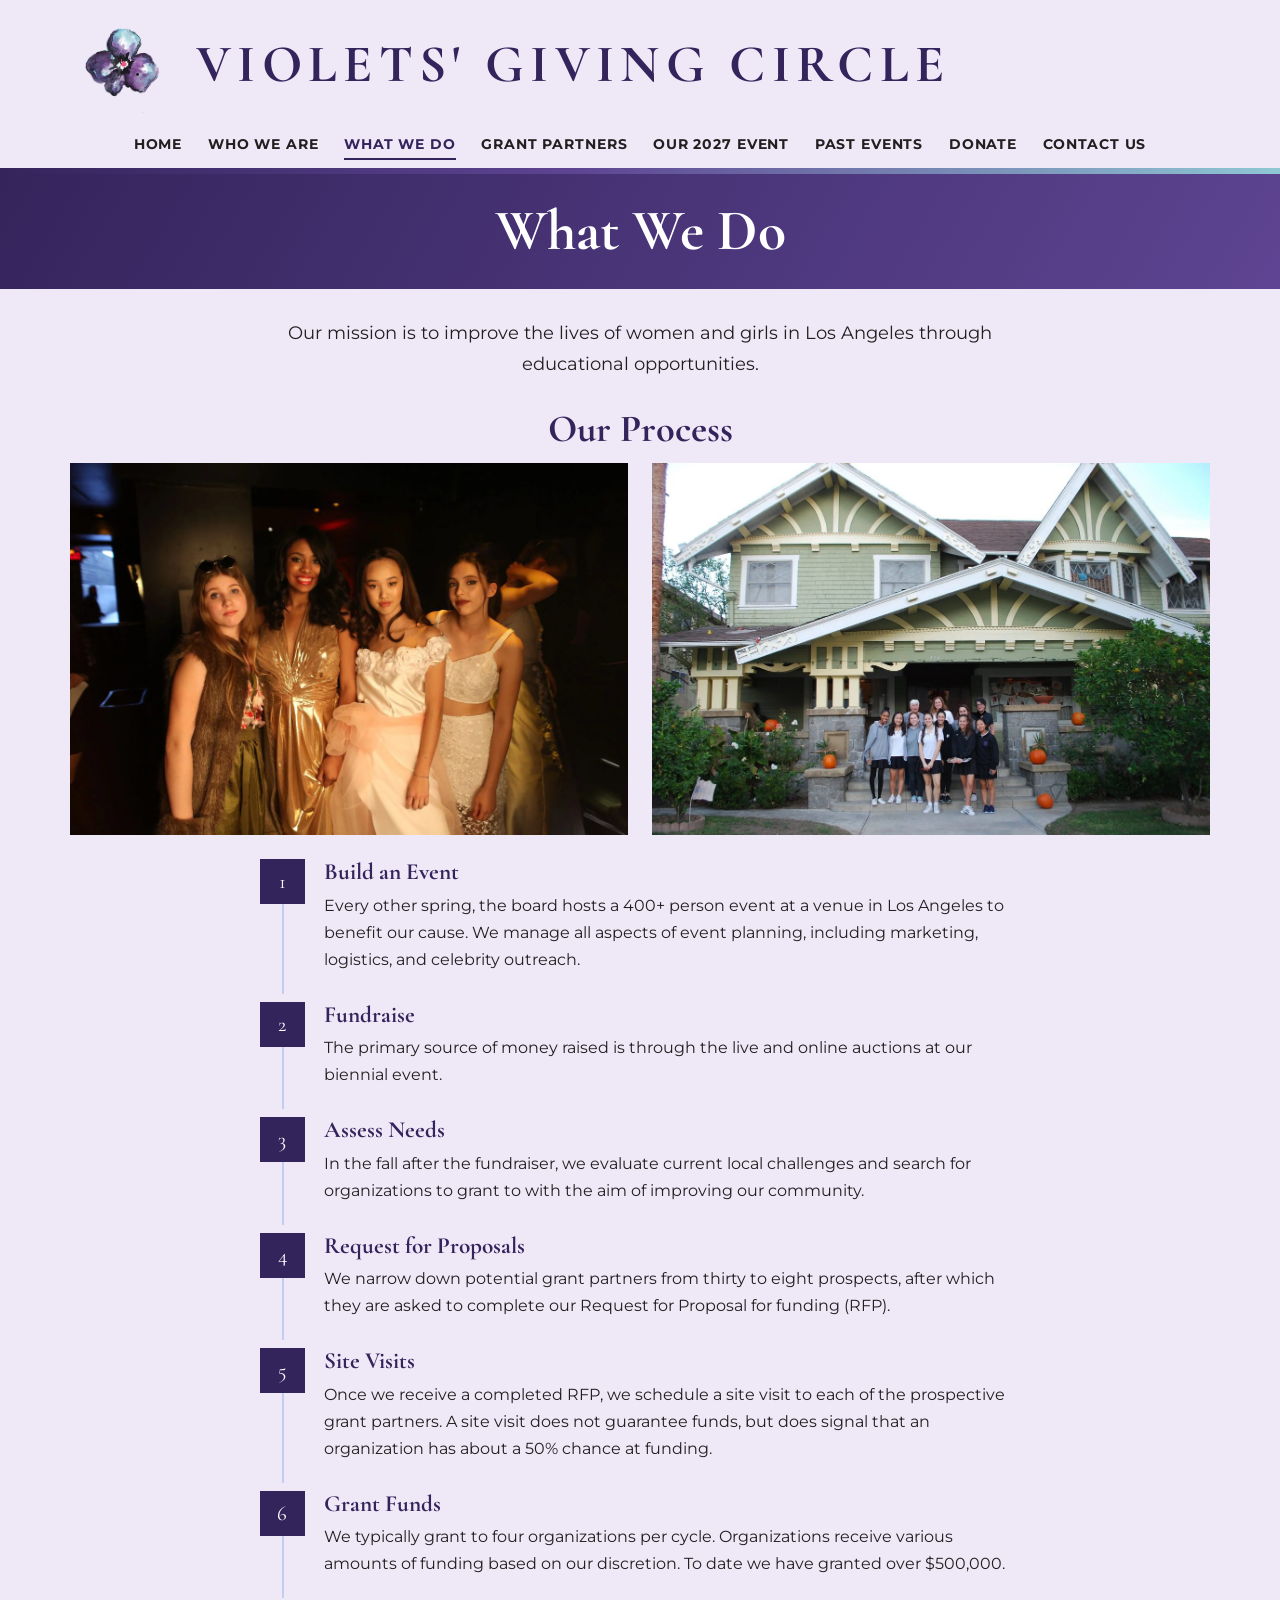
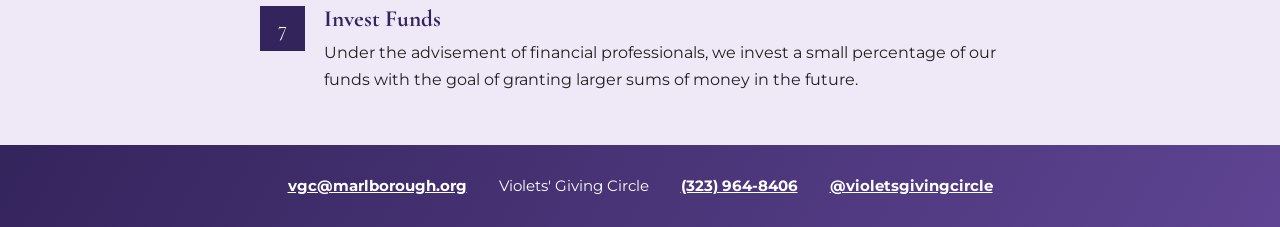
<file: what-we-do.html>
<!DOCTYPE html>
<html lang="en">
<head>
  <meta charset="utf-8">
  <meta name="viewport" content="width=device-width, initial-scale=1">
  <title>What We Do | Violets' Giving Circle</title>
  <meta name="description" content="Violets' Giving Circle invests in local non-profits providing education and empowerment for women and girls in Los Angeles.">
  <link rel="icon" href="images/logo-flower.png">
  <link rel="preconnect" href="https://fonts.googleapis.com">
  <link rel="preconnect" href="https://fonts.gstatic.com" crossorigin>
  <link href="https://fonts.googleapis.com/css2?family=Cormorant+Garamond:wght@600;700&family=Montserrat:ital,wght@0,400;0,500;0,600;0,700;1,400&display=swap" rel="stylesheet">
  <link rel="stylesheet" href="css/styles.css">
</head>
<body>
  <a class="skip-link" href="#main">Skip to content</a>

  <header class="site-header">
    <div class="container header-top">
      <a class="brand" href="index.html">
        <img class="brand-logo" src="images/logo-flower.png" alt="Violets' Giving Circle flower logo">
        <span class="brand-name">Violets' Giving Circle</span>
      </a>
      <button class="nav-toggle" aria-expanded="false" aria-controls="site-nav">Menu</button>
    </div>
    <nav id="site-nav" class="site-nav" aria-label="Main">
      <ul>
        <li><a href="index.html">Home</a></li>
        <li><a href="who-we-are.html">Who We Are</a></li>
        <li><a href="what-we-do.html" aria-current="page">What We Do</a></li>
        <li><a href="grant-partners.html">Grant Partners</a></li>
        <li><a href="our-event.html">Our 2027 Event</a></li>
        <li><a href="past-events.html">Past Events</a></li>
        <li><a href="donate.html">Donate</a></li>
        <li><a href="contact.html">Contact Us</a></li>
      </ul>
    </nav>
  </header>

  <main id="main">
    <div class="page-banner"><h1>What We Do</h1></div>

    <section class="section">
      <div class="container text-narrow">
        <p class="lead">Our mission is to improve the lives of women and girls in Los Angeles through educational opportunities.</p>
      </div>
    </section>

    <!-- ===================== OUR PROCESS =====================
         To swap the two photos: replace images/process-event.jpg and images/process-site-visit.jpg
         (keep the same file names). The step numbers add themselves automatically. -->
    <section class="section" style="padding-top:0;">
      <div class="container">
        <h2 style="text-align:center;">Our Process</h2>

        <div class="card-row process-photos">
          <img src="images/process-event.jpg" alt="Board members and models backstage at a VGC fashion event" loading="lazy">
          <img src="images/process-site-visit.jpg" alt="Board members on a site visit outside a grant partner's building" loading="lazy">
        </div>

        <ol class="process-steps">
          <li>
            <h3>Build an Event</h3>
            <p>Every other spring, the board hosts a 400+ person event at a venue in Los Angeles to benefit our cause. We manage all aspects of event planning, including marketing, logistics, and celebrity outreach.</p>
          </li>
          <li>
            <h3>Fundraise</h3>
            <p>The primary source of money raised is through the live and online auctions at our biennial event.</p>
          </li>
          <li>
            <h3>Assess Needs</h3>
            <p>In the fall after the fundraiser, we evaluate current local challenges and search for organizations to grant to with the aim of improving our community.</p>
          </li>
          <li>
            <h3>Request for Proposals</h3>
            <p>We narrow down potential grant partners from thirty to eight prospects, after which they are asked to complete our Request for Proposal for funding (RFP).</p>
          </li>
          <li>
            <h3>Site Visits</h3>
            <p>Once we receive a completed RFP, we schedule a site visit to each of the prospective grant partners. A site visit does not guarantee funds, but does signal that an organization has about a 50% chance at funding.</p>
          </li>
          <li>
            <h3>Grant Funds</h3>
            <p>We typically grant to four organizations per cycle. Organizations receive various amounts of funding based on our discretion. To date we have granted over $500,000.</p>
            <!-- UPDATE THIS FIGURE after each granting cycle. The same total appears on index.html. -->
          </li>
          <li>
            <h3>Invest Funds</h3>
            <p>Under the advisement of financial professionals, we invest a small percentage of our funds with the goal of granting larger sums of money in the future.</p>
          </li>
        </ol>
      </div>
    </section>
  </main>

  <footer class="site-footer">
    <div class="container footer-inner">
      <span><a href="mailto:vgc@marlborough.org">vgc@marlborough.org</a></span>
      <span>Violets' Giving Circle</span>
      <span><a href="tel:+13239648406">(323) 964-8406</a></span>
      <span><a href="https://www.instagram.com/violetsgivingcircle/">@violetsgivingcircle</a></span>
    </div>
  </footer>

  <script src="js/main.js"></script>
</body>
</html>
</file>
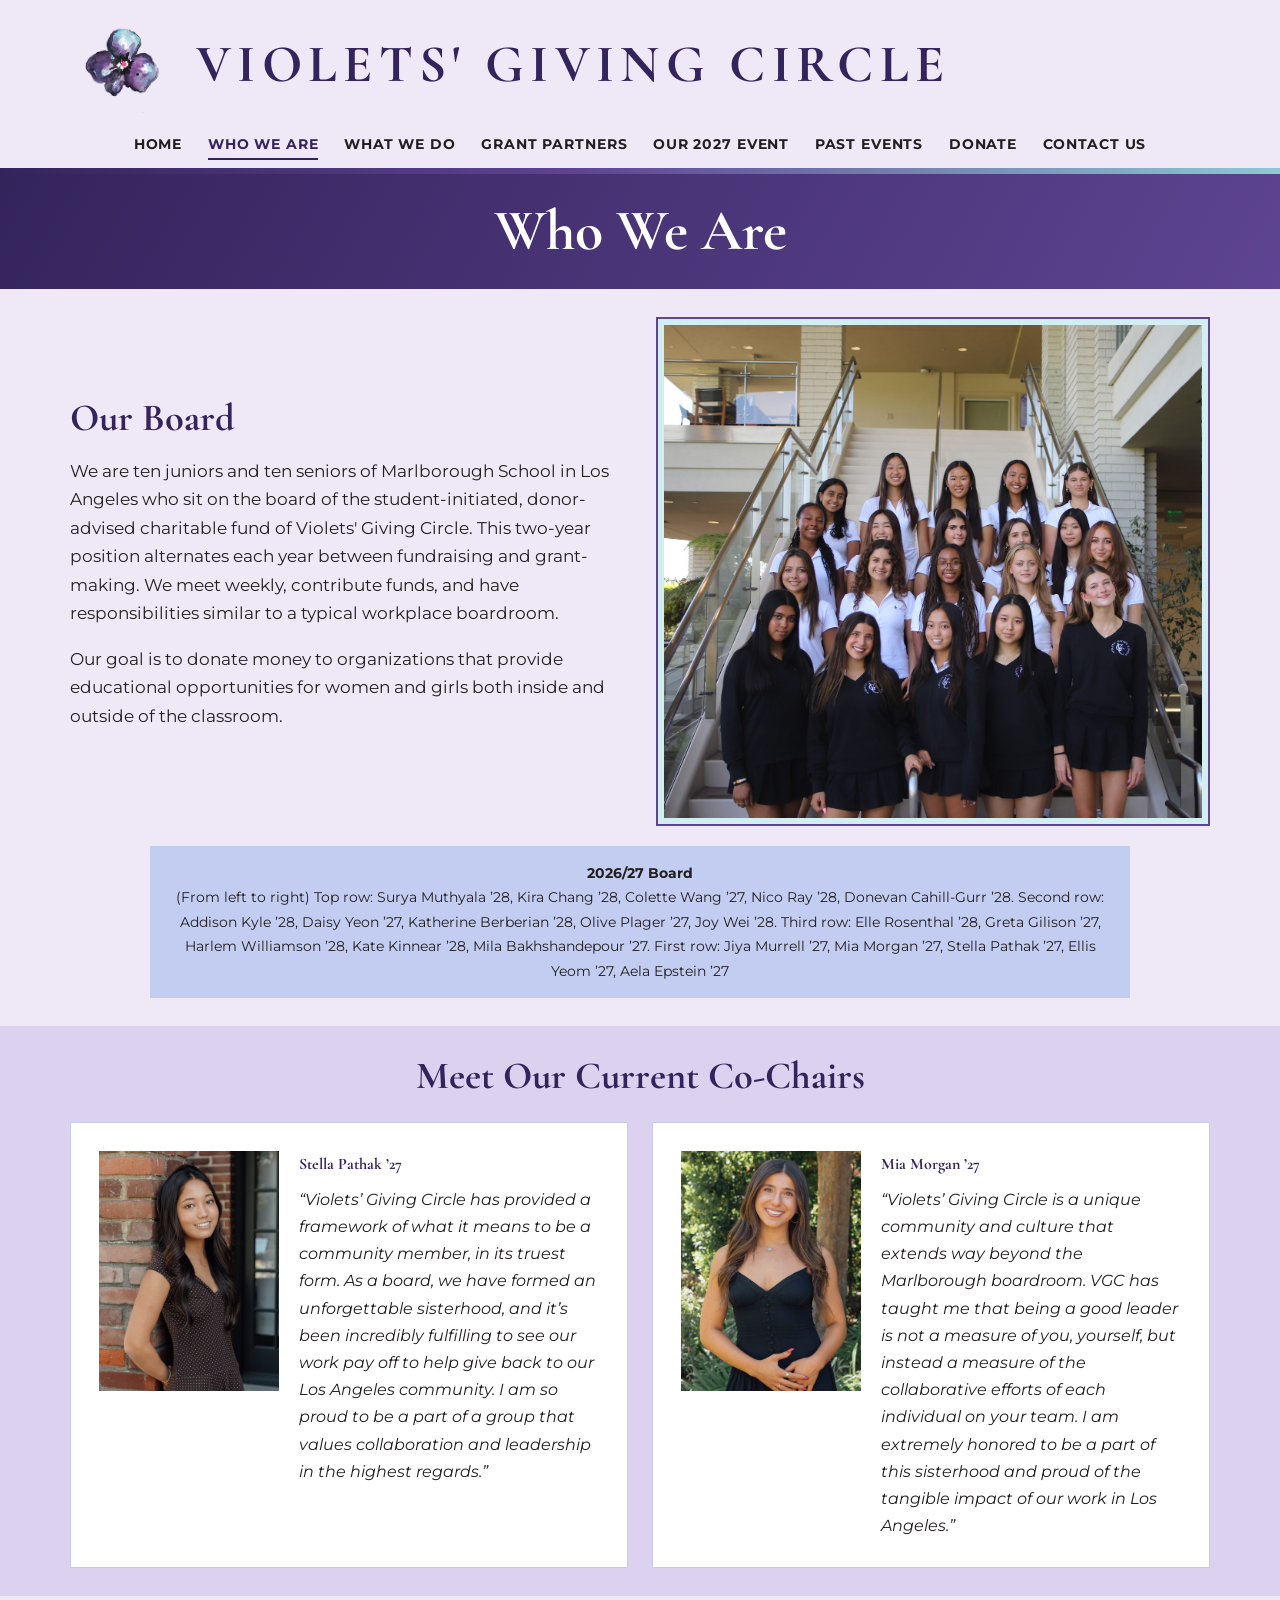
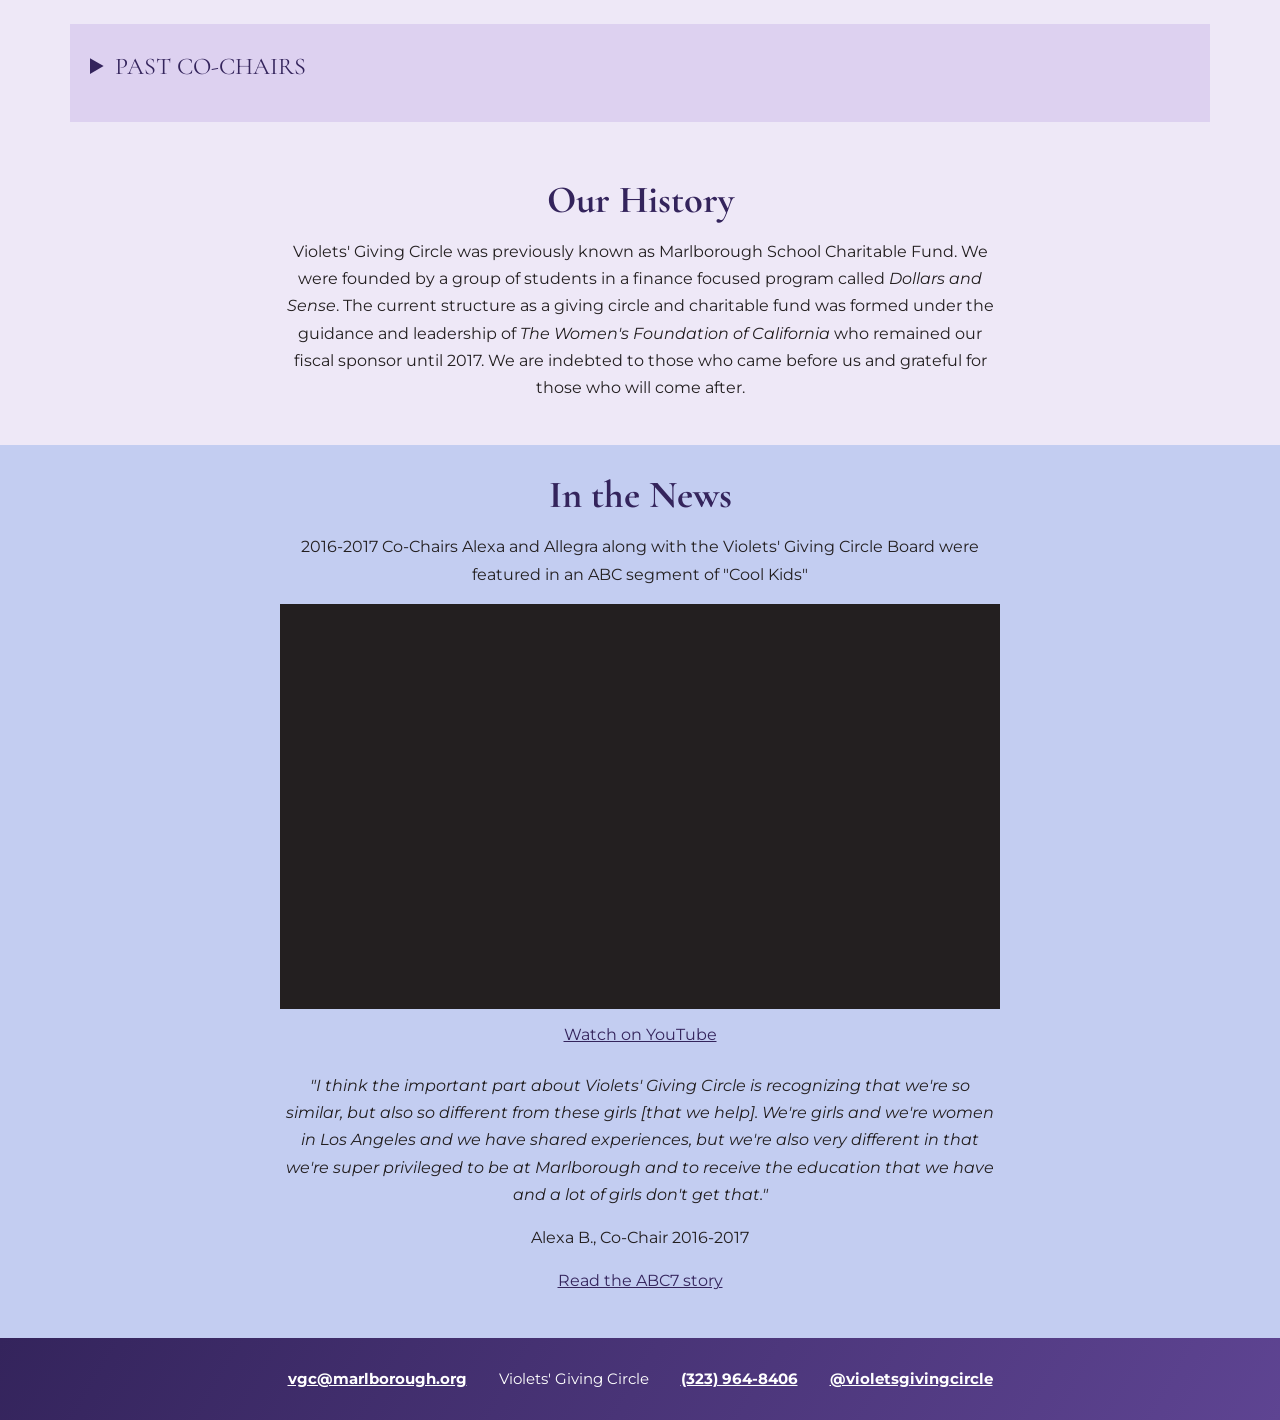
<file: who-we-are.html>
<!DOCTYPE html>
<html lang="en">
<head>
  <meta charset="utf-8">
  <meta name="viewport" content="width=device-width, initial-scale=1">
  <title>Who We Are | Violets' Giving Circle</title>
  <meta name="description" content="Meet the student board and co-chairs of Violets' Giving Circle, and learn our history.">
  <link rel="icon" href="images/logo-flower.png">
  <link rel="preconnect" href="https://fonts.googleapis.com">
  <link rel="preconnect" href="https://fonts.gstatic.com" crossorigin>
  <link href="https://fonts.googleapis.com/css2?family=Cormorant+Garamond:wght@600;700&family=Montserrat:ital,wght@0,400;0,500;0,600;0,700;1,400&display=swap" rel="stylesheet">
  <link rel="stylesheet" href="css/styles.css">
</head>
<body>
  <a class="skip-link" href="#main">Skip to content</a>

  <header class="site-header">
    <div class="container header-top">
      <a class="brand" href="index.html">
        <img class="brand-logo" src="images/logo-flower.png" alt="Violets' Giving Circle flower logo">
        <span class="brand-name">Violets' Giving Circle</span>
      </a>
      <button class="nav-toggle" aria-expanded="false" aria-controls="site-nav">Menu</button>
    </div>
    <nav id="site-nav" class="site-nav" aria-label="Main">
      <ul>
        <li><a href="index.html">Home</a></li>
        <li><a href="who-we-are.html" aria-current="page">Who We Are</a></li>
        <li><a href="what-we-do.html">What We Do</a></li>
        <li><a href="grant-partners.html">Grant Partners</a></li>
        <li><a href="our-event.html">Our 2027 Event</a></li>
        <li><a href="past-events.html">Past Events</a></li>
        <li><a href="donate.html">Donate</a></li>
        <li><a href="contact.html">Contact Us</a></li>
      </ul>
    </nav>
  </header>

  <main id="main">
    <div class="page-banner"><h1>Who We Are</h1></div>

    <!-- ===================== OUR BOARD ===================== -->
    <section class="section">
      <div class="container">
       <div class="two-col board-intro">
        <div>
          <h2>Our Board</h2>
          <p>We are ten juniors and ten seniors of Marlborough School in Los Angeles who sit on the board of the student-initiated, donor-advised charitable fund of Violets' Giving Circle. This two-year position alternates each year between fundraising and grant-making. We meet weekly, contribute funds, and have responsibilities similar to a typical workplace boardroom.</p>
          <p>Our goal is to donate money to organizations that provide educational opportunities for women and girls both inside and outside of the classroom.</p>
        </div>
        <div>
          <!-- To swap the board photo: replace images/board-photo.jpg (keep the same file name) -->
          <div class="photo-frame">
            <img src="images/board-photo.jpg" alt="The 2026/27 Violets' Giving Circle board">
          </div>
        </div>
       </div>
        <p class="caption board-caption"><strong>2026/27 Board</strong><br>(From left to right) Top row: Surya Muthyala ’28, Kira Chang ’28, Colette Wang ’27, Nico Ray ’28, Donevan Cahill-Gurr ’28. Second row: Addison Kyle ’28, Daisy Yeon ’27, Katherine Berberian ’28, Olive Plager ’27, Joy Wei ’28. Third row: Elle Rosenthal ’28, Greta Gilison ’27, Harlem Williamson ’28, Kate Kinnear ’28, Mila Bakhshandepour ’27. First row: Jiya Murrell ’27, Mia Morgan ’27, Stella Pathak ’27, Ellis Yeom ’27, Aela Epstein ’27</p>
      </div>
    </section>

    <!-- ===================== CURRENT CO-CHAIRS =====================
         Each year: replace the two photos in images/people/ and edit the names and quotes. -->
    <section class="section" style="background: var(--lavender);">
      <div class="container">
        <h2 style="text-align:center;">Meet Our Current Co-Chairs</h2>
        <div class="card-row" style="margin-top:1.5rem;">
          <div class="card chair-feature" style="background: var(--white);">
            <img src="images/people/stella-pathak.jpg" alt="Stella Pathak, co-chair">
            <div>
              <p class="chair-name">Stella Pathak ’27</p>
              <blockquote class="quote">“Violets’ Giving Circle has provided a framework of what it means to be a community member, in its truest form. As a board, we have formed an unforgettable sisterhood, and it’s been incredibly fulfilling to see our work pay off to help give back to our Los Angeles community. I am so proud to be a part of a group that values collaboration and leadership in the highest regards.”</blockquote>
            </div>
          </div>
          <div class="card chair-feature" style="background: var(--white);">
            <img src="images/people/mia-morgan.jpg" alt="Mia Morgan, co-chair">
            <div>
              <p class="chair-name">Mia Morgan ’27</p>
              <blockquote class="quote">“Violets’ Giving Circle is a unique community and culture that extends way beyond the Marlborough boardroom. VGC has taught me that being a good leader is not a measure of you, yourself, but instead a measure of the collaborative efforts of each individual on your team. I am extremely honored to be a part of this sisterhood and proud of the tangible impact of our work in Los Angeles.”</blockquote>
            </div>
          </div>
        </div>
      </div>
    </section>

    <!-- ===================== PAST CO-CHAIRS (collapsed by default) =====================
         Click "Past Co-Chairs" to open. Each class year is one row with its two co-chairs side by side.
         TO ADD A NEW YEAR: copy one whole <div class="chair-year"> block, paste it at the TOP of the list,
         then change the class year, the two photo file names (in images/people/), names, and quotes.
         To make this section start OPEN, change <details class="past-chairs"> to <details class="past-chairs" open>. -->
    <section class="section">
      <div class="container">
        <details class="past-chairs">
          <summary>Past Co-Chairs</summary>

          <div class="chair-year">
            <h3>Class of 2026</h3>
            <div class="chair-pair">
              <div class="chair-person">
                <img src="images/people/ria-d.jpg" alt="Ria D." loading="lazy">
                <div>
                  <p class="chair-name">Ria D. ’26</p>
                  <blockquote class="quote">“Violets’ Giving Circle has instilled in me the values of dedication, confidence, empathy, and so much more. Through VGC, I’ve seen how passionate young adults can create meaningful change that positively impacts women and girls across our city. Serving as Co-Chair has shaped me into a stronger leader and has been an honor I will always hold close to my heart.”</blockquote>
                </div>
              </div>
              <div class="chair-person">
                <img src="images/people/paloma-v.jpg" alt="Paloma V." loading="lazy">
                <div>
                  <p class="chair-name">Paloma V. ’26</p>
                  <blockquote class="quote">“It was truly empowering to, along with the entire VGC board, research organizations addressing need in our Los Angeles area, visit and interact with their incredible impact firsthand, and truly build partnerships with these organizations towards the future. Each person and story we’ve encountered on this journey will stay with me, and I am proud of our board for all of its hard work engaging and fundraising to make our impact possible.”</blockquote>
                </div>
              </div>
            </div>
          </div>

          <div class="chair-year">
            <h3>Class of 2025</h3>
            <div class="chair-pair">
              <div class="chair-person">
                <img src="images/people/channing-b.jpg" alt="Channing B." loading="lazy">
                <div>
                  <p class="chair-name">Channing B. ’25</p>
                  <blockquote class="quote">“Violets’ Giving Circle represents not just its mission, but a group of professional, hardworking, and social young adults. The work we do on VGC, whether it be professional, creative, or philanthropic, has molded me into a leader who is unafraid to take initiative and use her voice. It has been the most fulfilling experience to see that the effort and love we put into our work is truly touching the lives of those I never thought I could affect at this age.”</blockquote>
                </div>
              </div>
              <div class="chair-person">
                <img src="images/people/jade-c.jpg" alt="Jade C." loading="lazy">
                <div>
                  <p class="chair-name">Jade C. ’25</p>
                  <blockquote class="quote">“Made up of artists, activists, scientists, and much more, the twenty board members of Violets’ Giving Circle are unalike. But as we enter the boardroom every Wednesday, we become a united force that will stop at nothing to better the lives of women and girls in Los Angeles. Our impact has taught me that with unwavering dedication, anything is possible.”</blockquote>
                </div>
              </div>
            </div>
          </div>

          <div class="chair-year">
            <h3>Class of 2024</h3>
            <div class="chair-pair">
              <div class="chair-person">
                <img src="images/people/talia-z.jpg" alt="Talia Z." loading="lazy">
                <div>
                  <p class="chair-name">Talia Z. ’24</p>
                  <blockquote class="quote">“Being part of Violets’ Giving Circle has taught me that there is no limit to what can be achieved when you are surrounded by passion and driven change makers. We are dedicated, resilient, and unwaveringly committed to helping girls and women receive educational opportunities. I am extremely proud to help lead a group that makes a tangible difference in Los Angeles, a community that means so much to me.”</blockquote>
                </div>
              </div>
              <div class="chair-person">
                <img src="images/people/juliana-o.jpg" alt="Juliana O." loading="lazy">
                <div>
                  <p class="chair-name">Juliana O. ’24</p>
                  <blockquote class="quote">“Violets’ Giving Circle has been the most impactful experience of my academic career. VGC has taught me what it means to take initiative through direct action, and what a goal-oriented group of women can accomplish. As a board, our leadership, hard work, and collaboration have taken us further than I could have ever imagined.”</blockquote>
                </div>
              </div>
            </div>
          </div>

          <div class="chair-year">
            <h3>Class of 2023</h3>
            <div class="chair-pair">
              <div class="chair-person">
                <img src="images/people/ava-m.jpg" alt="Ava M." loading="lazy">
                <div>
                  <p class="chair-name">Ava M. ’23</p>
                  <blockquote class="quote">“I’m so proud to be a part of such a self-driven group of young adults who have an unwavering goal to benefit the lives of women and girls through educational opportunities. Violets’ Giving Circle has taught me the principles of leadership and resilience, two qualities that have allowed us to give back to our community in the form of concrete social change.”</blockquote>
                </div>
              </div>
              <div class="chair-person">
                <img src="images/people/lila-s.jpg" alt="Lila S." loading="lazy">
                <div>
                  <p class="chair-name">Lila S. ’23</p>
                  <blockquote class="quote">“What makes Violets’ Giving Circle so special is how we are able to take our education and privilege as Marlborough students and learn through taking action; I have learned so much about how to lead and conduct business, all while raising money to further educate women and girls in the Los Angeles community.”</blockquote>
                </div>
              </div>
            </div>
          </div>

          <div class="chair-year">
            <h3>Class of 2022</h3>
            <div class="chair-pair">
              <div class="chair-person">
                <img src="images/people/emma-z.jpg" alt="Emma Z." loading="lazy">
                <div>
                  <p class="chair-name">Emma Z. ’22</p>
                  <blockquote class="quote">“Violets’ Giving Circle has taught me how to advocate for myself and my community. Working with strong people, on the board and those we serve has inspired me to communicate effectively and clearly with others about my needs and the needs of those around me.”</blockquote>
                </div>
              </div>
              <div class="chair-person">
                <img src="images/people/marcella-t.jpg" alt="Marcella T." loading="lazy">
                <div>
                  <p class="chair-name">Marcella T. ’22</p>
                  <blockquote class="quote">“Being a part of the Violets’ Giving Circle board has taught me just how influential twenty passionate young women can be. Through collaboration and perseverance during a truly difficult time, we have been unstoppable in continuing to positively affect the lives of women and girls and spreading joy throughout our wonderful community.”</blockquote>
                </div>
              </div>
            </div>
          </div>

          <div class="chair-year">
            <h3>Class of 2021</h3>
            <div class="chair-pair">
              <div class="chair-person">
                <img src="images/people/audrey-l.jpg" alt="Audrey L." loading="lazy">
                <div>
                  <p class="chair-name">Audrey L. ’21</p>
                  <blockquote class="quote">“Violets’ Giving Circle has given me a voice; it’s given me the courage to speak up and be heard. What’s more, VGC has made me recognize the unshakable power in our collective voices, and the wonderful fact that we can use them to expand crucial education opportunities for women and girls.”</blockquote>
                </div>
              </div>
              <div class="chair-person">
                <img src="images/people/lucy-r.jpg" alt="Lucy R." loading="lazy">
                <div>
                  <p class="chair-name">Lucy R. ’21</p>
                  <blockquote class="quote">“Violets’ Giving Circle has taught me how to advocate for myself and my community. Working with strong people, on the board and those we serve, has inspired me to communicate effectively and clearly with others about my needs and the needs of those around me.”</blockquote>
                </div>
              </div>
            </div>
          </div>

          <div class="chair-year">
            <h3>Class of 2020</h3>
            <div class="chair-pair">
              <div class="chair-person">
                <img src="images/people/lily-l.jpg" alt="Lily L." loading="lazy">
                <div>
                  <p class="chair-name">Lily L. ’20</p>
                  <blockquote class="quote">“Violets’ Giving Circle has encouraged me to use my voice and has given me skills to make a true difference. I feel truly empowered from this experience to go out into the world and enact positive change within my community and the world around me.”</blockquote>
                </div>
              </div>
              <div class="chair-person">
                <img src="images/people/blanca-d.jpg" alt="Blanca D." loading="lazy">
                <div>
                  <p class="chair-name">Blanca D. ’20</p>
                  <blockquote class="quote">“What makes Violets’ Giving Circle unique is who we are. Many people underestimate us because of our age and gender, but there is so much more to us. We are tenacious, composed, independent, grateful, hopeful, and empowered.”</blockquote>
                </div>
              </div>
            </div>
          </div>

        </details>
      </div>
    </section>

    <!-- ===================== OUR HISTORY ===================== -->
    <section class="section history">
      <div class="container text-narrow">
        <h2>Our History</h2>
        <p>Violets' Giving Circle was previously known as Marlborough School Charitable Fund. We were founded by a group of students in a finance focused program called <em>Dollars and Sense</em>. The current structure as a giving circle and charitable fund was formed under the guidance and leadership of <em>The Women's Foundation of California</em> who remained our fiscal sponsor until 2017. We are indebted to those who came before us and grateful for those who will come after.</p>
      </div>
    </section>

    <!-- ===================== IN THE NEWS ===================== -->
    <section class="section" style="background: var(--periwinkle);">
      <div class="container text-narrow news-link">
        <h2>In the News</h2>
        <p>2016-2017 Co-Chairs Alexa and Allegra along with the Violets' Giving Circle Board were featured in an ABC segment of "Cool Kids"</p>

        <!-- YouTube video. To change it, replace the ID after /embed/ (the part after v= in the YouTube link). -->
        <div class="video-wrap">
          <iframe src="https://www.youtube-nocookie.com/embed/VzKNMzsFT00" title="Violets Giving Circle on KABC Cool Kids" loading="lazy" referrerpolicy="strict-origin-when-cross-origin" allow="accelerometer; clipboard-write; encrypted-media; gyroscope; picture-in-picture; web-share" allowfullscreen></iframe>
        </div>
        <!-- NOTE: YouTube shows "Error 153" if this page is opened straight from a folder on a computer (file://).
             It plays normally once the site is live on https (Vercel). The link below always works. -->
        <p style="margin-top:0.75rem;"><a href="https://www.youtube.com/watch?v=VzKNMzsFT00" target="_blank" rel="noopener">Watch on YouTube</a></p>

        <blockquote class="quote" style="margin-top:1.5rem;">"I think the important part about Violets' Giving Circle is recognizing that we're so similar, but also so different from these girls [that we help]. We're girls and we're women in Los Angeles and we have shared experiences, but we're also very different in that we're super privileged to be at Marlborough and to receive the education that we have and a lot of girls don't get that."</blockquote>
        <p>Alexa B., Co-Chair 2016-2017</p>
        <p><a href="https://abc7.com/post/cool-kids-alexa-allegra-help-low-income-teens/1986562/" target="_blank" rel="noopener">Read the ABC7 story</a></p>
      </div>
    </section>
  </main>

  <footer class="site-footer">
    <div class="container footer-inner">
      <span><a href="mailto:vgc@marlborough.org">vgc@marlborough.org</a></span>
      <span>Violets' Giving Circle</span>
      <span><a href="tel:+13239648406">(323) 964-8406</a></span>
      <span><a href="https://www.instagram.com/violetsgivingcircle/">@violetsgivingcircle</a></span>
    </div>
  </footer>

  <script src="js/main.js"></script>
</body>
</html>
</file>
<file: css/styles.css>
/* ==========================================================
   Violets' Giving Circle - site styles
   ----------------------------------------------------------
   TO CHANGE COLORS: edit the values in the :root block below.
   Every page uses these, so one change updates the whole site.
   ========================================================== */

:root {
  --periwinkle: #C3CDF1;   /* header bands, soft backgrounds */
  --mist:       #EEE8F7;   /* page background: palest tint of the flower violet */
  --lavender:   #DDD1F0;   /* tinted bands and boxes */
  --purple:     #5E4492;   /* panels, buttons (deep violet from the flower petals) */
  --indigo:     #34245C;   /* headings, links, strong accents (darkest flower violet) */
  --ink:        #231F20;   /* body text */
  --white:      #FFFFFF;
  --magenta:    #D6336C;   /* small accent only (flower center) */
  --aqua:       #D3EEF0;   /* photo borders */

  --font-heading: "Cormorant Garamond", Georgia, serif;
  --font-body: "Montserrat", "Helvetica Neue", Arial, sans-serif;

  --radius: 0;
  --max-width: 1180px;
}

* { box-sizing: border-box; }

html { scroll-behavior: smooth; }

body {
  margin: 0;
  font-family: var(--font-body);
  font-size: 1rem;
  line-height: 1.7;
  color: var(--ink);
  background: var(--mist);
}

img { max-width: 100%; display: block; }

a { color: var(--indigo); }
a:hover { color: var(--magenta); }

.container {
  width: 100%;
  max-width: var(--max-width);
  margin: 0 auto;
  padding: 0 1.25rem;
}

h1, h2, h3 {
  font-family: var(--font-heading);
  color: var(--indigo);
  line-height: 1.15;
  font-weight: 700;
}

h1 { font-size: clamp(2.2rem, 5.5vw, 3.6rem); margin: 0 0 1rem; }
h2 { font-size: clamp(1.7rem, 3.8vw, 2.4rem); margin: 0 0 0.75rem; }
h3 { font-size: 1.45rem; margin: 0 0 0.5rem; }

.skip-link {
  position: absolute;
  left: -999px;
  top: 0;
  background: var(--indigo);
  color: var(--white);
  padding: 0.5rem 1rem;
  z-index: 100;
}
.skip-link:focus { left: 0; }

/* ---------- Header & navigation ---------- */

.site-header { background: var(--white); border-bottom: 1px solid var(--periwinkle); }

.header-top {
  display: flex;
  align-items: center;
  justify-content: space-between;
  padding-top: 0.6rem;
  padding-bottom: 0.4rem;
}

.brand {
  display: flex;
  align-items: center;
  gap: 1rem;
  text-decoration: none;
}

.brand-logo { width: 110px; height: 110px; object-fit: contain; }

.brand-name {
  font-family: var(--font-heading);
  color: var(--indigo);
  text-transform: uppercase;
  letter-spacing: 0.12em;
  font-weight: 700;
  font-size: clamp(1.45rem, 4.4vw, 3.3rem);
}

.nav-toggle {
  display: none;
  background: var(--indigo);
  color: var(--white);
  border: 0;
  border-radius: 0;
  padding: 0.55rem 1rem;
  font: inherit;
  font-weight: 700;
  cursor: pointer;
}

.site-nav ul {
  list-style: none;
  margin: 0;
  padding: 0.25rem 1rem 0.7rem;
  display: flex;
  flex-wrap: wrap;
  justify-content: center;
  gap: 0.25rem 1.6rem;
}

.site-nav a {
  text-decoration: none;
  text-transform: uppercase;
  letter-spacing: 0.06em;
  font-weight: 700;
  font-size: 0.9rem;
  color: var(--ink);
  padding: 0.3rem 0;
  border-bottom: 2px solid transparent;
}

.site-nav a:hover { color: var(--indigo); border-bottom-color: var(--purple); }
.site-nav a[aria-current="page"] { color: var(--indigo); border-bottom-color: var(--indigo); }

@media (max-width: 760px) {
  .nav-toggle { display: block; }
  .site-nav { display: none; }
  .site-nav.open { display: block; }
  .site-nav ul { flex-direction: column; align-items: center; gap: 0.6rem; padding-top: 0.5rem; }
}

/* ---------- Carousel (home page) ---------- */

.carousel {
  position: relative;
  max-width: var(--max-width);
  margin: 1rem auto 0;
  border-radius: 0;
  overflow: hidden;
  background: var(--periwinkle);
}

.carousel-track { position: relative; aspect-ratio: 16 / 9; }

.carousel-slide {
  position: absolute;
  inset: 0;
  opacity: 0;
  transition: opacity 0.8s ease;
}
.carousel-slide.active { opacity: 1; }
.carousel-slide img { width: 100%; height: 100%; object-fit: cover; }

.carousel-btn {
  position: absolute;
  top: 50%;
  transform: translateY(-50%);
  background: rgba(255, 255, 255, 0.85);
  color: var(--indigo);
  border: 0;
  border-radius: 0;
  width: 44px;
  height: 44px;
  font-size: 1.4rem;
  cursor: pointer;
}
.carousel-btn:hover { background: var(--white); }
.carousel-btn.prev { left: 0.75rem; }
.carousel-btn.next { right: 0.75rem; }

.carousel-dots {
  position: absolute;
  bottom: 0.8rem;
  left: 0;
  right: 0;
  display: flex;
  justify-content: center;
  gap: 0.5rem;
}
.carousel-dots button {
  width: 11px;
  height: 11px;
  border-radius: 0;
  border: 0;
  background: rgba(255, 255, 255, 0.6);
  cursor: pointer;
  padding: 0;
}
.carousel-dots button.active { background: var(--white); }

/* ---------- Page sections ---------- */

main { padding-bottom: 0; }

.section { padding: 1.75rem 0; }

.page-banner {
  background: var(--periwinkle);
  text-align: center;
  padding: 1.5rem 1rem;
}
.page-banner h1 { margin: 0; }

.lead {
  font-size: 1.15rem;
  text-align: center;
  max-width: 820px;
  margin: 0 auto;
}

.card-row {
  display: grid;
  grid-template-columns: repeat(auto-fit, minmax(280px, 1fr));
  gap: 1.5rem;
}

.panel {
  background: var(--purple);
  color: var(--white);
  border-radius: 0;
  padding: 1.6rem 1.75rem;
}
.panel h2, .panel h3 { color: var(--white); text-transform: uppercase; }
.panel a { color: var(--white); }
.panel .btn { margin-top: 0.5rem; }

.card {
  background: var(--lavender);
  border-radius: 0;
  padding: 1.75rem;
}

.save-the-date {
  background: var(--lavender);
  text-align: center;
  padding: 1.75rem 1rem;
}
.save-the-date h2 { text-transform: uppercase; letter-spacing: 0.05em; margin-bottom: 0.25rem; font-size: clamp(1.8rem, 4.5vw, 2.6rem); }
.save-the-date p { font-size: 1.15rem; margin: 0 0 1rem; }

.stat { text-align: center; padding: 1.5rem 1rem; }
.stat strong {
  display: block;
  font-family: var(--font-heading);
  font-size: clamp(2rem, 6vw, 3.4rem);
  color: var(--indigo);
}

.btn {
  display: inline-block;
  background: var(--indigo);
  color: var(--white);
  text-decoration: none;
  font-weight: 700;
  letter-spacing: 0.04em;
  padding: 0.8rem 1.6rem;
  border-radius: 0;
}
.btn:hover { background: var(--magenta); color: var(--white); }

.two-col {
  display: grid;
  grid-template-columns: 1fr 1fr;
  gap: 2rem;
  align-items: start;
}
@media (max-width: 760px) { .two-col { grid-template-columns: 1fr; } }

.photo-frame {
  border: 8px solid var(--aqua);
  border-radius: 0;
  overflow: hidden;
  background: var(--aqua);
}

.caption {
  background: var(--periwinkle);
  border-radius: 0;
  padding: 0.9rem 1.1rem;
  font-size: 0.9rem;
  margin-top: 1rem;
  text-align: center;
}

.text-narrow { max-width: 760px; margin: 0 auto; }

/* Visible reminder boxes for content that still needs to be filled in.
   Delete the whole <div class="placeholder-note"> once the real content is in. */
.placeholder-note {
  border: 2px dashed var(--magenta);
  background: #fff5f9;
  color: var(--ink);
  border-radius: 0;
  padding: 1rem 1.25rem;
  margin: 1rem 0;
  font-size: 0.95rem;
}
.placeholder-note strong { color: var(--magenta); }

/* ---------- Co-chairs (Who We Are page) ---------- */

.chair-feature {
  display: grid;
  grid-template-columns: 180px 1fr;
  gap: 1.25rem;
  align-items: start;
}
.chair-feature img {
  width: 180px;
  aspect-ratio: 3 / 4;
  object-fit: cover;
  border-radius: 0;
}
.chair-name {
  font-family: var(--font-heading);
  color: var(--indigo);
  font-weight: 700;
  margin: 0 0 0.5rem;
}
blockquote.quote { margin: 0; font-style: italic; }
@media (max-width: 520px) {
  .chair-feature { grid-template-columns: 1fr; }
  .chair-feature img { width: 150px; }
}

/* Collapsible "Past Co-Chairs" section (uses the built-in HTML <details> tag, no JavaScript) */
details.past-chairs,
details.collapse-box {
  background: var(--lavender);
  border-radius: 0;
  padding: 0.5rem 1.25rem 1.25rem;
}
details.past-chairs > summary,
details.collapse-box > summary {
  font-family: var(--font-heading);
  font-size: 1.5rem;
  color: var(--indigo);
  text-transform: uppercase;
  cursor: pointer;
  padding: 0.9rem 0;
}
.chair-year {
  background: var(--white);
  border-radius: 0;
  padding: 1rem 1.25rem 1.25rem;
  margin-bottom: 1rem;
}
.chair-year h3 { margin: 0 0 0.75rem; font-size: 1.15rem; text-transform: uppercase; letter-spacing: 0.05em; }
.chair-pair {
  display: grid;
  grid-template-columns: 1fr 1fr;
  gap: 1.5rem;
  align-items: start;
}
@media (max-width: 760px) { .chair-pair { grid-template-columns: 1fr; } }
.chair-person {
  display: grid;
  grid-template-columns: 96px 1fr;
  gap: 1rem;
  align-items: start;
}
.chair-person img {
  width: 96px;
  aspect-ratio: 3 / 4;
  object-fit: cover;
  border-radius: 0;
  background: var(--periwinkle);
}
.chair-person blockquote { font-size: 0.95rem; }
.chair-person .chair-name { margin-bottom: 0.35rem; }
.quote-pending { color: #777; }

.video-wrap {
  position: relative;
  aspect-ratio: 16 / 9;
  border-radius: 0;
  overflow: hidden;
  background: var(--ink);
  margin-top: 1rem;
}
.video-wrap iframe { position: absolute; inset: 0; width: 100%; height: 100%; border: 0; }

/* ---------- Contact form ---------- */

.insta-card {
  display: inline-flex;
  align-items: center;
  gap: 1.25rem;
  background: var(--white);
  border: 1px solid var(--periwinkle);
  border-radius: 0;
  padding: 1.25rem 1.75rem;
  margin: 0.5rem 0 1.5rem;
  text-align: left;
}
.insta-card img { width: 72px; height: 72px; object-fit: contain; }
.insta-handle { font-family: var(--font-heading); color: var(--indigo); font-size: 1.4rem; margin: 0 0 0.6rem; }
@media (max-width: 480px) { .insta-card { flex-direction: column; text-align: center; } }

.insta-feed { max-width: var(--max-width); margin: 0 auto; }

/* ---------- Donate hero ---------- */

.donate-hero {
  position: relative;
  min-height: 70vh;
  display: flex;
  align-items: center;
  justify-content: center;
  text-align: center;
  padding: 3rem 1.25rem;
  background:
    linear-gradient(rgba(35, 31, 32, 0.35), rgba(35, 31, 32, 0.35)),
    var(--indigo) url("../images/donate-hero.jpg") center / cover no-repeat;
}
.donate-hero h1 {
  color: var(--white);
  font-size: clamp(2rem, 6vw, 3.6rem);
  margin: 0 0 1.5rem;
  text-shadow: 0 2px 12px rgba(0, 0, 0, 0.45);
}
.btn-light { background: var(--white); color: var(--ink); font-size: 1.1rem; padding: 0.9rem 2.4rem; }
.btn-light:hover { background: var(--lavender); color: var(--indigo); }

/* ---------- Past Events ---------- */

.event {
  max-width: 940px;
  margin: 0 auto;
  padding: 1.5rem 0;
  text-align: center;
  border-bottom: 1px solid var(--periwinkle);
}
.event h2 { margin: 1.5rem 0 0.75rem; }
.event-text h2 { margin-top: 0; font-size: 1.5rem; }
.event .judges { font-size: 0.95rem; }
.event-photos {
  display: grid;
  grid-template-columns: repeat(auto-fit, minmax(150px, 1fr));
  gap: 0.75rem;
}
.event-photos img {
  width: 100%;
  aspect-ratio: 1 / 1;
  object-fit: cover;
  border-radius: 0;
  background: var(--periwinkle);
}
details.collapse-box .event:last-child { border-bottom: 0; }

/* ---------- Grant Partners grid ---------- */

.partner-grid {
  display: grid;
  grid-template-columns: repeat(auto-fill, minmax(240px, 1fr));
  gap: 1.5rem;
}

.partner-card {
  display: flex;
  flex-direction: column;
  background: var(--white);
  border: 1px solid var(--periwinkle);
  border-radius: 0;
  overflow: hidden;
  text-decoration: none;
  color: var(--ink);
  transition: transform 0.15s ease, box-shadow 0.15s ease;
}
a.partner-card:hover {
  transform: translateY(-3px);
  box-shadow: 0 8px 20px rgba(68, 64, 130, 0.18);
  color: var(--ink);
}

/* Every photo tile is the same size. If a photo file is missing, the flower tile shows instead. */
.partner-photo {
  position: relative;
  aspect-ratio: 4 / 3;
  background: var(--periwinkle) url("../images/logo-flower.png") center / 34% no-repeat;
}
.partner-photo img {
  position: absolute;
  inset: 0;
  width: 100%;
  height: 100%;
  object-fit: cover;
}

.partner-info {
  padding: 1rem 1.1rem 1.2rem;
  text-align: center;
  display: flex;
  flex-direction: column;
  justify-content: center;
  min-height: 6.5rem;
}
.partner-info h3 { margin: 0 0 0.35rem; font-size: 1.2rem; }
.partner-link { font-size: 0.85rem; font-weight: 700; color: var(--indigo); letter-spacing: 0.04em; text-transform: uppercase; }

/* ---------- Our Process (What We Do page) ---------- */

.process-photos img {
  width: 100%;
  aspect-ratio: 3 / 2;
  object-fit: cover;
  border-radius: 0;
}

.process-steps {
  list-style: none;
  counter-reset: step;
  max-width: 760px;
  margin: 1.5rem auto 0;
  padding: 0;
}
.process-steps li {
  counter-increment: step;
  position: relative;
  padding: 0 0 1.5rem 4rem;
}
.process-steps li::before {
  content: counter(step);
  position: absolute;
  left: 0;
  top: 0;
  width: 2.8rem;
  height: 2.8rem;
  border-radius: 0;
  background: var(--indigo);
  color: var(--white);
  font-family: var(--font-heading);
  font-size: 1.3rem;
  display: flex;
  align-items: center;
  justify-content: center;
}
.process-steps li::after {
  content: "";
  position: absolute;
  left: 1.4rem;
  top: 2.8rem;
  bottom: 0.2rem;
  width: 2px;
  background: var(--periwinkle);
}
.process-steps li:last-child::after { display: none; }
.process-steps h3 { margin: 0.3rem 0 0.35rem; }
.process-steps p { margin: 0; }

.history { text-align: center; }
.news-link { text-align: center; }

/* ---------- Footer ---------- */

.site-footer {
  background: var(--periwinkle);
  padding: 1.75rem 0;
  font-size: 0.95rem;
}
.footer-inner {
  display: flex;
  flex-wrap: wrap;
  justify-content: center;
  gap: 0.5rem 2rem;
  text-align: center;
}
.site-footer a { color: var(--indigo); font-weight: 700; }


/* ==========================================================
   Look & feel details: gradients, faded dots, flower watermark.
   To tone any of it down, delete the block you don't want.
   ========================================================== */

/* Header: a thin violet-to-aqua stripe along the bottom edge */
.site-header { border-bottom: 0; position: relative; }
.site-header::after {
  content: "";
  display: block;
  height: 6px;
  background: linear-gradient(90deg, var(--indigo), var(--purple) 45%, #8FC8D4 100%);
}

/* Page title bands: deep gradient, faded dots, white flower silhouette */
.page-banner {
  position: relative;
  overflow: hidden;
  background: linear-gradient(120deg, var(--indigo) 0%, var(--purple) 100%);
}
.page-banner h1 { position: relative; color: var(--white); }

/* Purple panels: gradient + faded flower in the corner */
.panel {
  position: relative;
  overflow: hidden;
  background: linear-gradient(145deg, var(--purple) 0%, var(--indigo) 100%);
}
.panel > * { position: relative; }
.panel .btn { background: var(--white); color: var(--indigo); }
.panel .btn:hover { background: var(--lavender); color: var(--indigo); }

/* "Over $500,000" band */
.stat {
  background: linear-gradient(90deg, var(--periwinkle), var(--lavender) 50%, var(--periwinkle));
  margin-top: 1.5rem;
}

/* Save the date: lavender with faded dots and a faded flower */
.save-the-date {
  position: relative;
  overflow: hidden;
  background:
    var(--lavender);
}
.save-the-date > * { position: relative; }

/* Photos and cards get a crisp violet edge instead of rounded corners */
.photo-frame { border-color: var(--aqua); outline: 2px solid var(--purple); outline-offset: -2px; }
.partner-card { border-color: var(--purple); }
.partner-card .partner-info { border-top: 3px solid var(--aqua); }
.chair-year, .card { border: 1px solid var(--periwinkle); }

/* Footer: same gradient family as the header */
.site-footer { background: linear-gradient(120deg, var(--indigo), var(--purple)); color: var(--white); }
.site-footer a { color: var(--white); }
.site-footer a:hover { color: var(--aqua); }

/* Phones: keep the big header name to two lines */
@media (max-width: 600px) {
  .brand { gap: 0.6rem; }
  .brand-logo { width: 72px; height: 72px; }
  .brand-name { letter-spacing: 0.06em; font-size: 1.5rem; line-height: 1.1; }
}

/* Who We Are: board intro sits level with the photo, caption runs full width below */
.board-intro { align-items: center; }
.board-intro p { font-size: 1.05rem; }
.board-caption { max-width: 980px; margin: 1.25rem auto 0; }

/* Save the date: big dots frame the sides and leave the middle clear for the text */
.save-the-date::before {
  content: "";
  position: absolute;
  inset: 0;
  background: radial-gradient(circle, rgba(94,68,146,0.32) 5px, transparent 5.6px) 0 0 / 38px 38px;
  -webkit-mask-image: linear-gradient(90deg, #000 0%, transparent 28%, transparent 72%, #000 100%);
          mask-image: linear-gradient(90deg, #000 0%, transparent 28%, transparent 72%, #000 100%);
}
.site-header { background: var(--mist); }

/* Cormorant defaults to old-style numbers (like $5OO,OOO with dropped digits); use standard ones */
h1, h2, h3, .brand-name, .stat strong { font-variant-numeric: lining-nums; font-feature-settings: "lnum" 1; }

/* Our Event page: photo scene + details */
.event-hero { background: #111; }
.event-hero img { width: 100%; height: auto; display: block; }
.event-details { text-align: center; padding: 1.75rem 0 2rem; background: var(--lavender); }
.event-details h2 { margin-bottom: 0.25rem; }
.event-when { font-family: var(--font-heading); font-weight: 700; font-size: clamp(1.4rem, 3.5vw, 2rem); color: var(--indigo); margin: 0; font-variant-numeric: lining-nums; font-feature-settings: "lnum" 1; }
.event-where { font-weight: 600; letter-spacing: 0.08em; text-transform: uppercase; margin: 0.25rem 0 0.75rem; }

/* Sticky header: the logo, name, menu, and gradient stripe stay at the top while scrolling.
   After a little scrolling the header shrinks (the "scrolled" class is added by js/main.js). */
html { scroll-padding-top: 130px; }
.site-header { position: sticky; top: 0; z-index: 50; }
.brand-logo, .brand-name, .header-top, .site-nav ul { transition: all 0.2s ease; }
.site-header.scrolled .brand-logo { width: 52px; height: 52px; }
.site-header.scrolled .brand-name { font-size: clamp(1.1rem, 2.6vw, 1.7rem); }
.site-header.scrolled .header-top { padding-top: 0.35rem; padding-bottom: 0.1rem; }
.site-header.scrolled .site-nav ul { padding-bottom: 0.4rem; }
@media (max-width: 760px) {
  .site-header.scrolled .brand-logo { width: 44px; height: 44px; }
  .site-header.scrolled .brand-name { font-size: 1rem; }
  .site-nav.open { max-height: calc(100vh - 110px); overflow-y: auto; }
}
@media (prefers-reduced-motion: reduce) {
  .brand-logo, .brand-name, .header-top, .site-nav ul { transition: none; }
}
</file>
